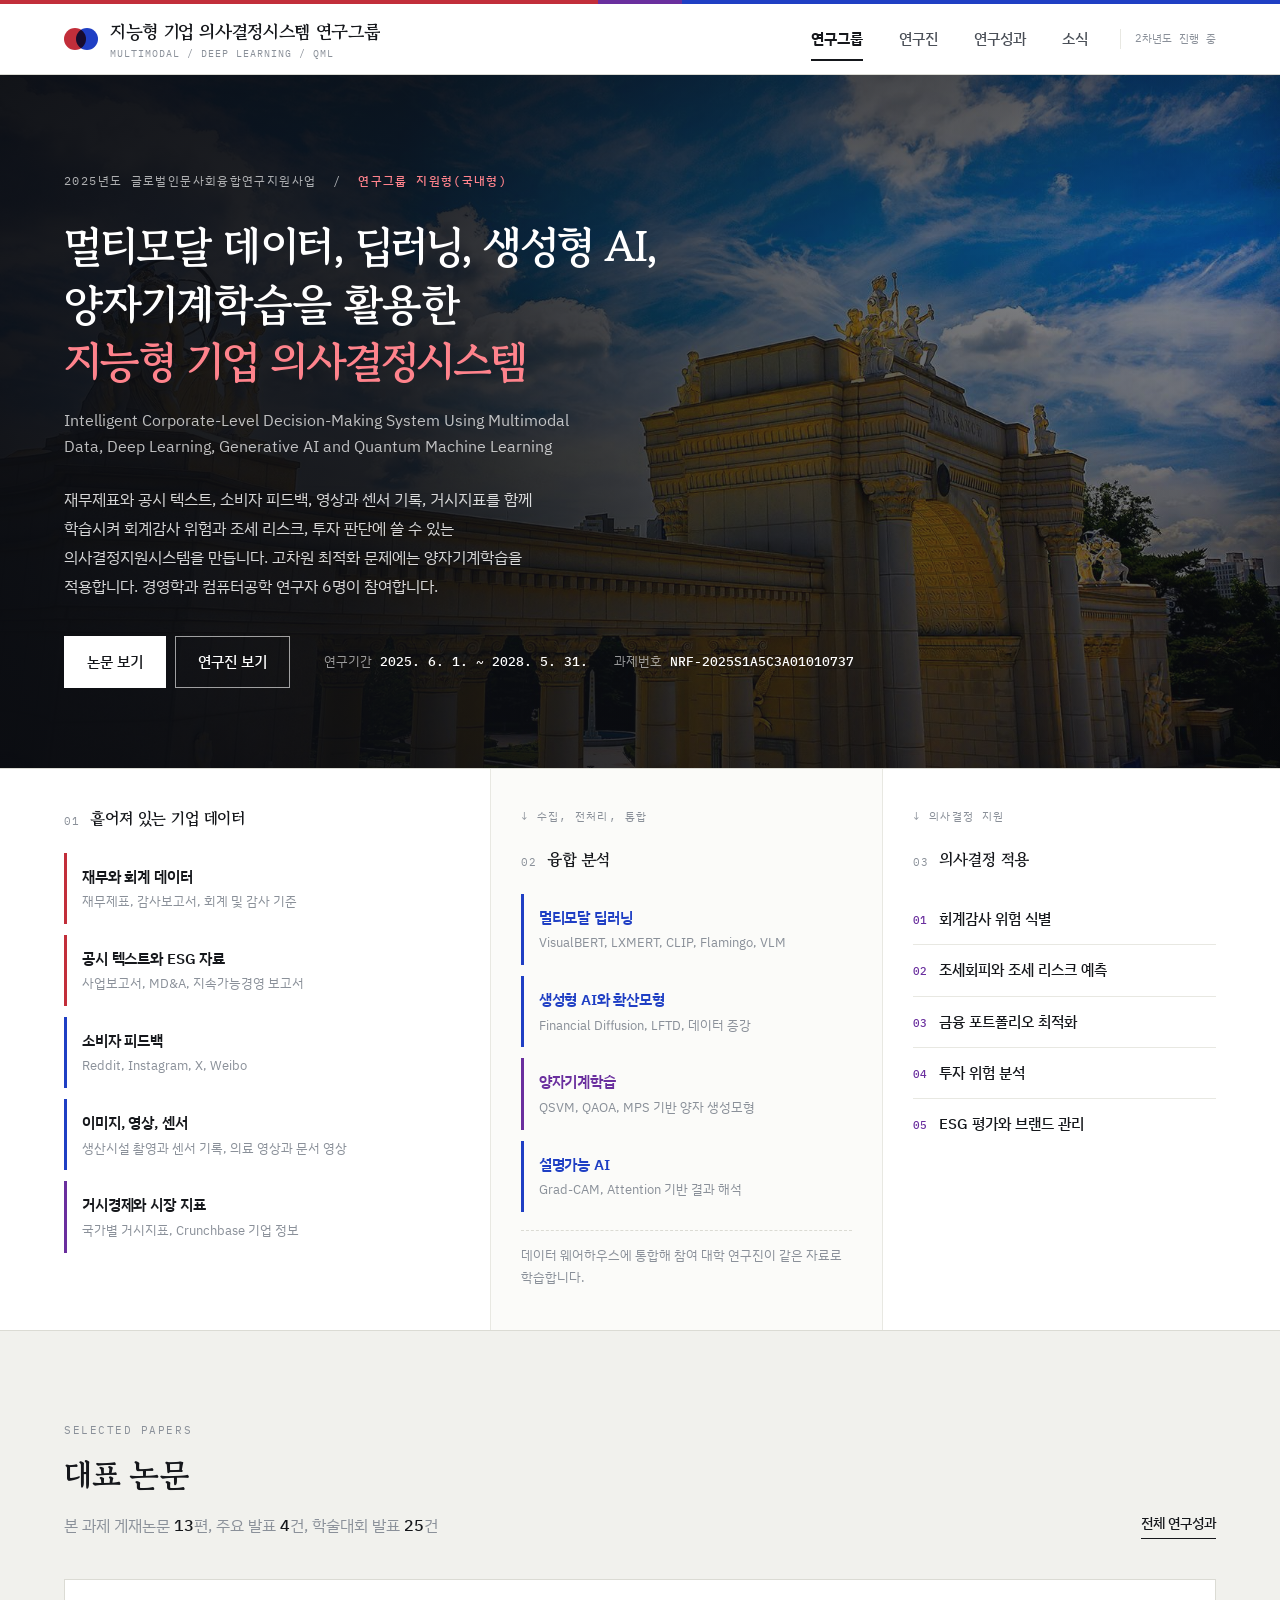
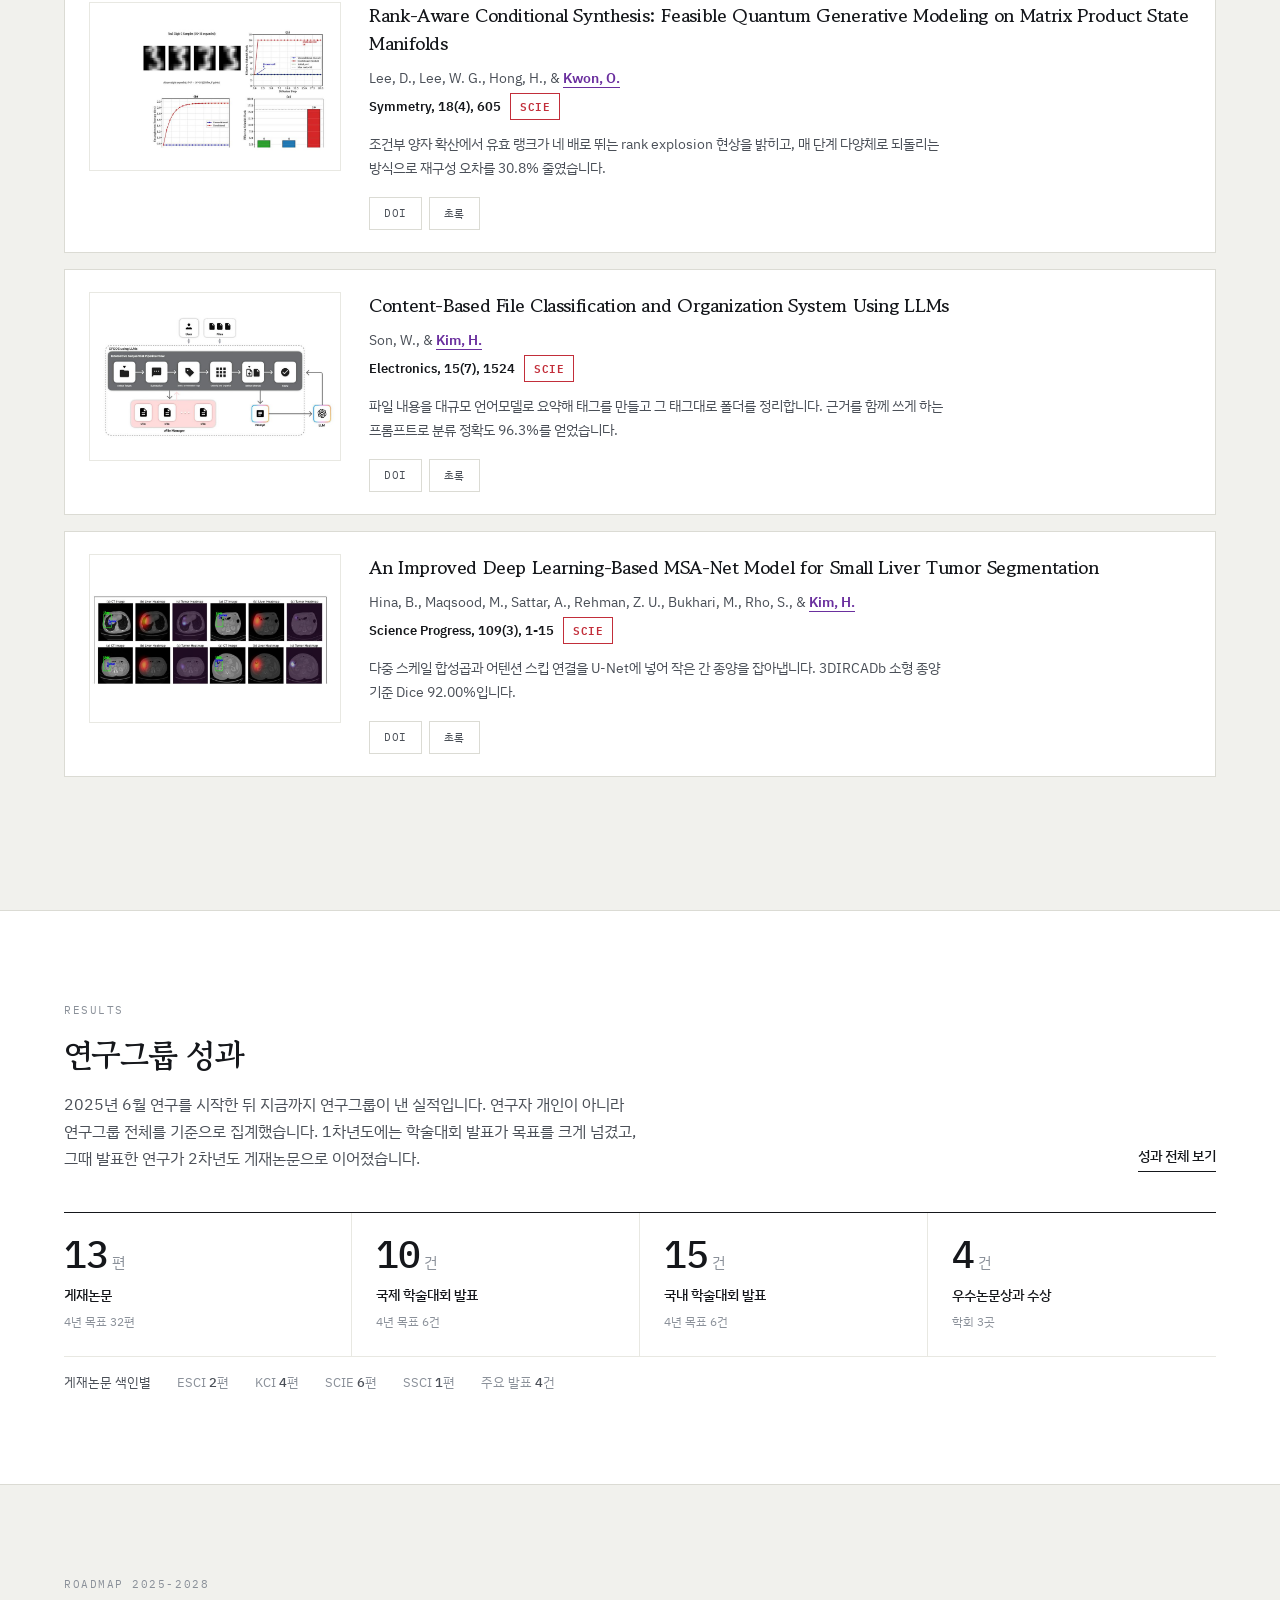
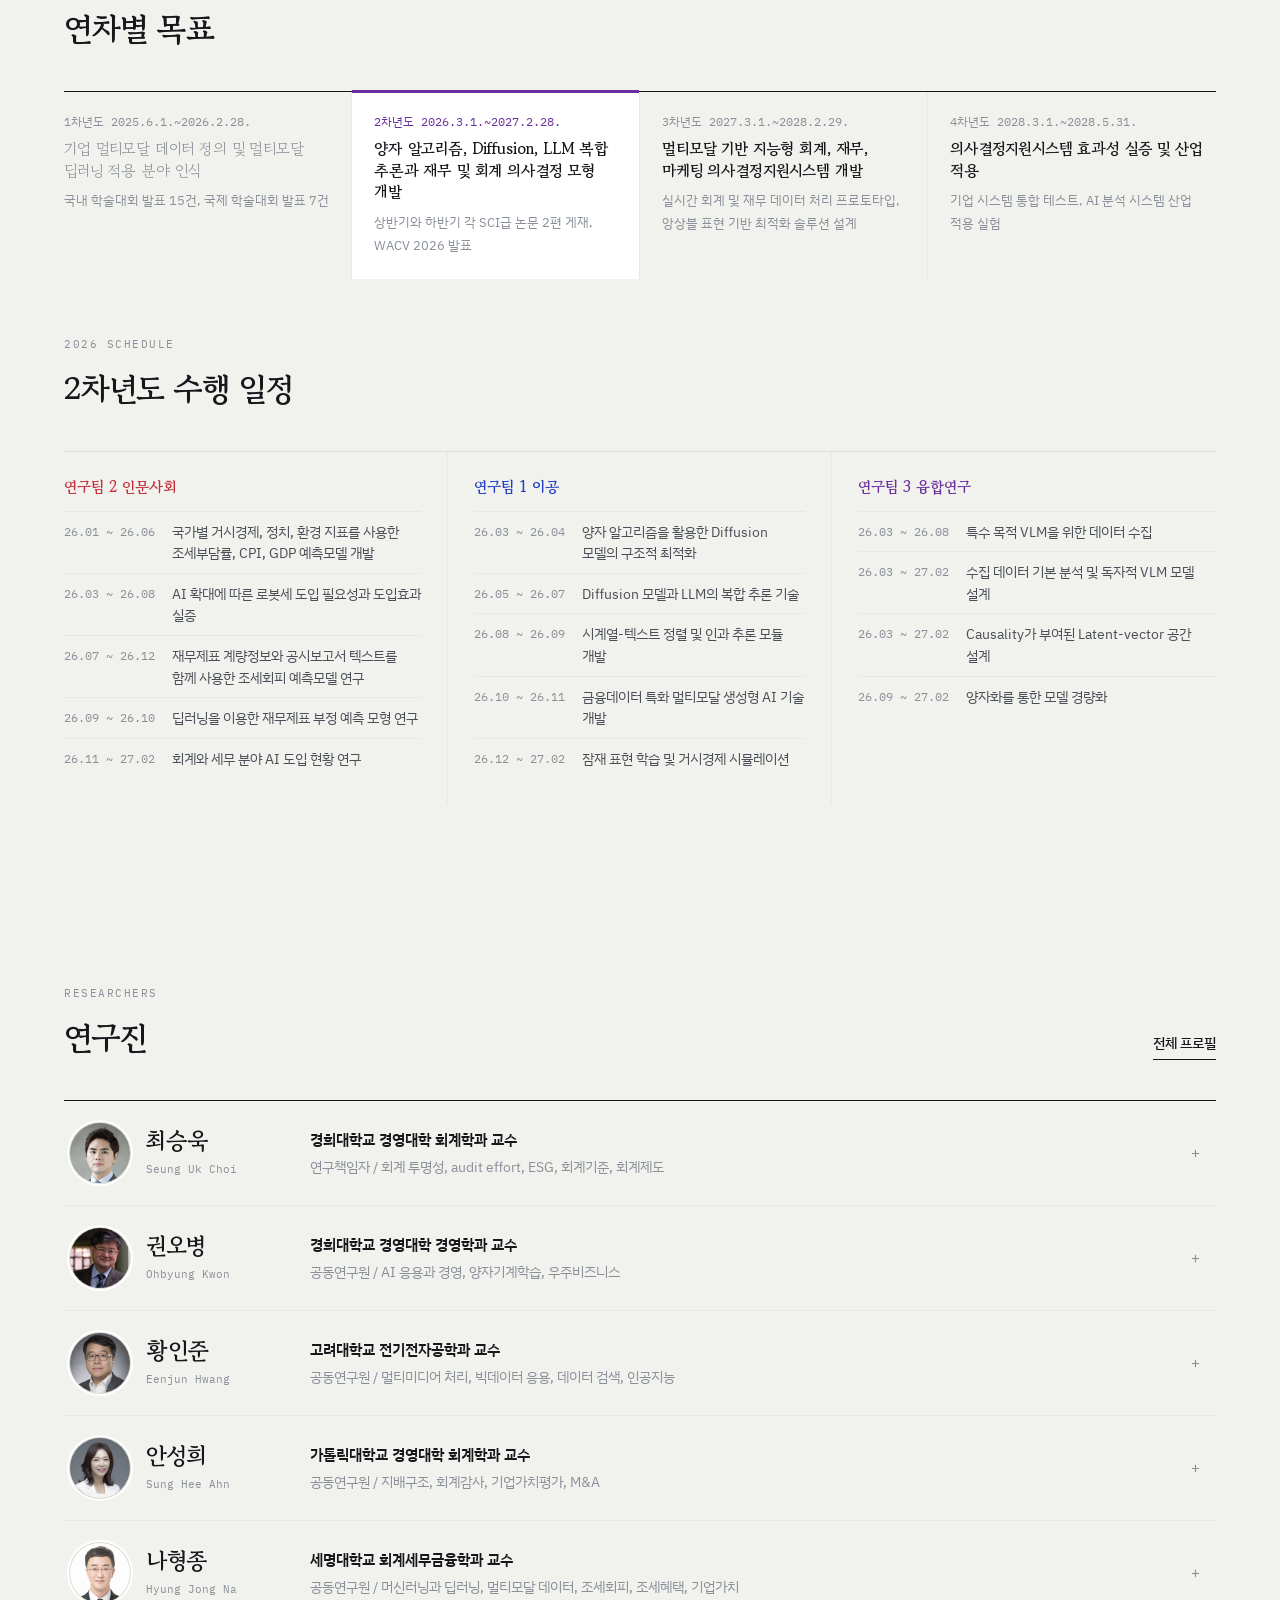
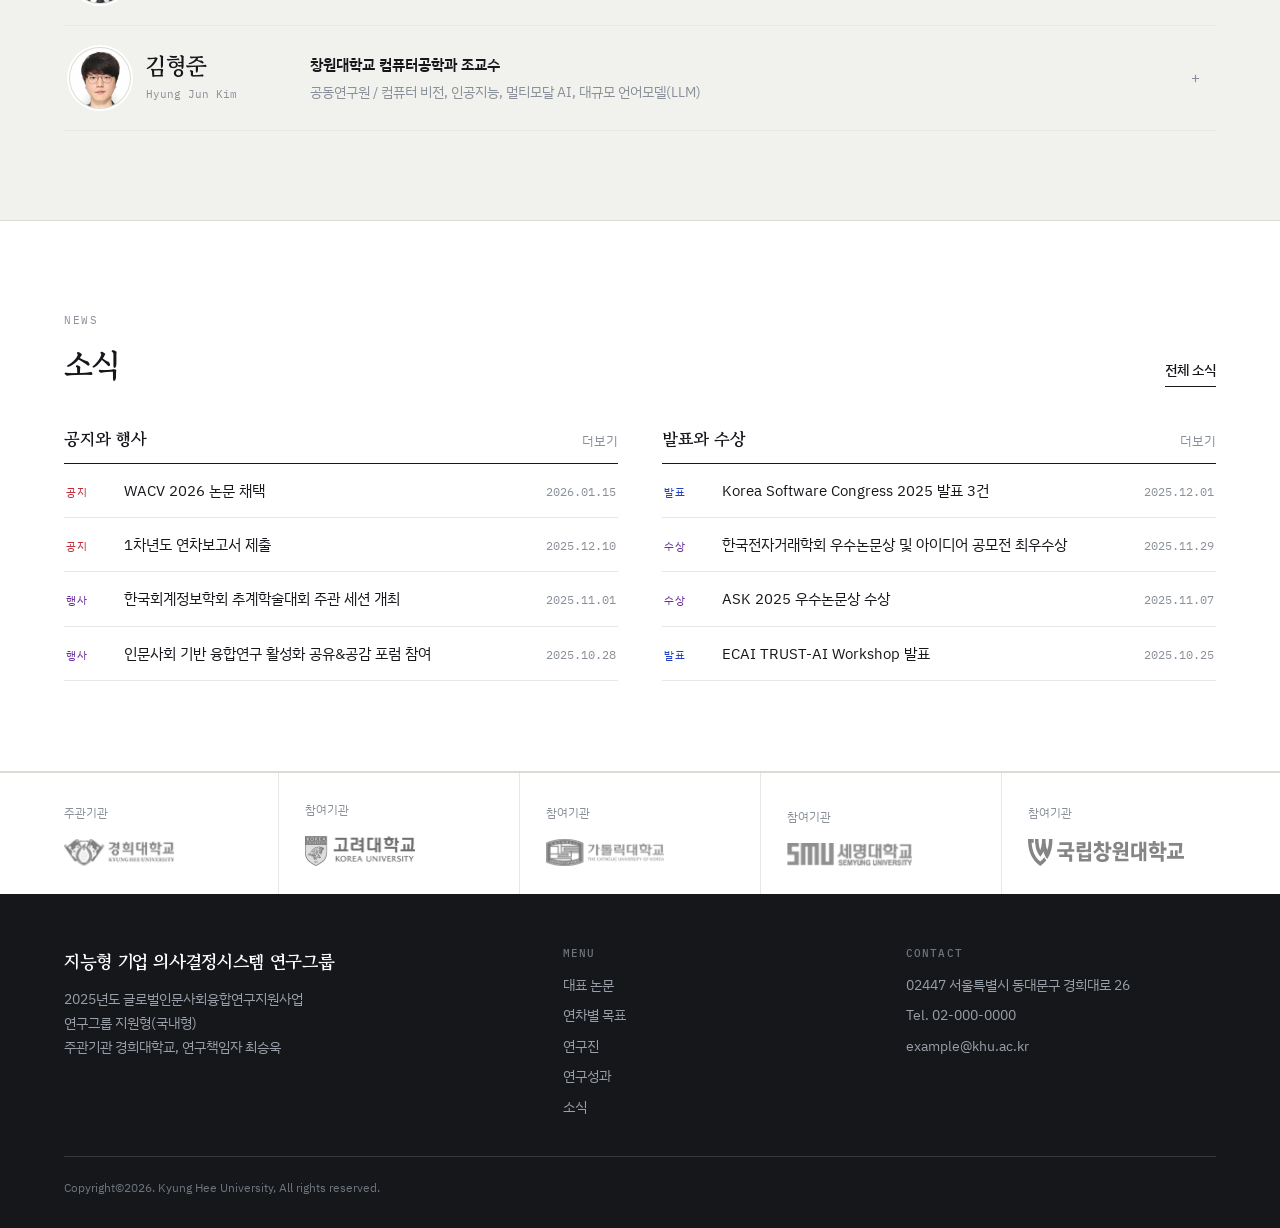
<file: index.html>
<!DOCTYPE html>
<html lang="ko">
<head>
<meta charset="utf-8">
<meta name="viewport" content="width=device-width, initial-scale=1">
<title>지능형 기업 의사결정시스템 연구그룹</title>
<meta name="description" content="재무제표와 공시 텍스트, 소비자 피드백, 영상과 센서 기록을 함께 학습시켜 회계감사 위험, 조세 리스크, 투자 판단을 지원하는 의사결정지원시스템을 개발합니다. 경희대학교 주관, 5개 대학 참여.">
<link rel="preconnect" href="https://fonts.googleapis.com">
<link rel="preconnect" href="https://fonts.gstatic.com" crossorigin>
<link href="https://fonts.googleapis.com/css2?family=Gowun+Batang:wght@400;700&family=IBM+Plex+Mono:wght@400;500&family=IBM+Plex+Sans+KR:wght@300;400;500;600;700&display=swap" rel="stylesheet">
<link rel="preload" as="image" href="assets/img/campus-gate.jpg" imagesrcset="assets/img/campus-gate-960.jpg 900w, assets/img/campus-gate.jpg 1700w" imagesizes="100vw">
<link rel="stylesheet" href="assets/css/style.css">
</head>
<body data-page="home">

<div class="gnb-bar">
  <div class="inkline" aria-hidden="true"><i></i><i></i><i></i></div>
  <div class="wrap gnb-in">
    <a class="logo" href="index.html">
      <span class="mk" aria-hidden="true"><i></i><i></i></span>
      <span>
        <b>지능형 기업 의사결정시스템 연구그룹</b>
        <em>MULTIMODAL / DEEP LEARNING / QML</em>
      </span>
    </a>
    <nav class="gnb" id="gnb" aria-label="주메뉴">
      <a href="index.html">연구그룹</a>
      <a href="members.html">연구진</a>
      <a href="publications.html">연구성과</a>
      <a href="news.html">소식</a>
      <span class="stat" data-stat></span>
    </nav>
    <button class="burger" type="button" aria-label="메뉴 열기" aria-expanded="false" aria-controls="gnb">
      <span></span><span></span><span></span>
    </button>
  </div>
</div>

<main>

  <header class="mast">
    <img class="mast-bg" src="assets/img/campus-gate.jpg"
         srcset="assets/img/campus-gate-960.jpg 900w, assets/img/campus-gate.jpg 1700w"
         sizes="100vw" width="1700" height="1133" alt="" fetchpriority="high" decoding="async">
    <div class="wrap">
      <p class="tagline">2025년도 글로벌인문사회융합연구지원사업 &nbsp;/&nbsp; <b>연구그룹 지원형(국내형)</b></p>
      <h1 data-title-ko></h1>
      <p class="ten" data-title-en></p>
      <p class="say">재무제표와 공시 텍스트, 소비자 피드백, 영상과 센서 기록, 거시지표를 함께 학습시켜 회계감사 위험과 조세 리스크, 투자 판단에 쓸 수 있는 의사결정지원시스템을 만듭니다. 고차원 최적화 문제에는 양자기계학습을 적용합니다. 경영학과 컴퓨터공학 연구자 6명이 참여합니다.</p>
      <div class="mast-foot">
        <div class="cta">
          <a class="btn solid" href="publications.html">논문 보기</a>
          <a class="btn" href="members.html">연구진 보기</a>
        </div>
        <div class="facts m" data-facts></div>
      </div>
    </div>
  </header>

  <section class="flow" aria-label="연구 파이프라인">
    <div class="wrap"><div class="flow-in">
      <div class="fcol">
        <div class="fcap"><span class="n">01</span><h2>흩어져 있는 기업 데이터</h2></div>
        <ul data-flow-in></ul>
      </div>
      <div class="fcol fmid">
        <span class="arrowcue">&darr; 수집, 전처리, 통합</span>
        <div class="fcap"><span class="n">02</span><h2>융합 분석</h2></div>
        <ul data-flow-mid></ul>
        <p class="fnote">데이터 웨어하우스에 통합해 참여 대학 연구진이 같은 자료로 학습합니다.</p>
      </div>
      <div class="fcol">
        <span class="arrowcue">&darr; 의사결정 지원</span>
        <div class="fcap"><span class="n">03</span><h2>의사결정 적용</h2></div>
        <ol class="outs" data-flow-out></ol>
      </div>
    </div></div>
  </section>

  <section class="sec" id="papers">
    <div class="wrap">
      <div class="shead rise">
        <div>
          <span class="eye">SELECTED PAPERS</span>
          <h2>대표 논문</h2>
          <p class="count" data-total></p>
        </div>
        <a class="gomore" href="publications.html">전체 연구성과</a>
      </div>
      <div class="pcards" data-featured></div>
      <div class="rise introtext" data-intro></div>
    </div>
  </section>

  <section class="sec white" id="record">
    <div class="wrap">
      <div class="shead rise">
        <div>
          <span class="eye">RESULTS</span>
          <h2>연구그룹 성과</h2>
          <p>2025년 6월 연구를 시작한 뒤 지금까지 연구그룹이 낸 실적입니다. 연구자 개인이 아니라 연구그룹 전체를 기준으로 집계했습니다. 1차년도에는 학술대회 발표가 목표를 크게 넘겼고, 그때 발표한 연구가 2차년도 게재논문으로 이어졌습니다.</p>
        </div>
        <a class="gomore" href="publications.html">성과 전체 보기</a>
      </div>
      <div class="achs" data-ach></div>
      <div class="achnote" data-achnote></div>
    </div>
  </section>

  <section class="sec" id="plan">
    <div class="wrap">
      <div class="shead rise">
        <div>
          <span class="eye">ROADMAP 2025-2028</span>
          <h2>연차별 목표</h2>
        </div>
      </div>
      <div class="years" data-years></div>

      <div class="shead rise gap-t">
        <div>
          <span class="eye">2026 SCHEDULE</span>
          <h2>2차년도 수행 일정</h2>
        </div>
      </div>
      <div class="sched" data-schedule></div>
    </div>
  </section>

  <section class="sec" id="people">
    <div class="wrap">
      <div class="shead rise">
        <div>
          <span class="eye">RESEARCHERS</span>
          <h2>연구진</h2>
        </div>
        <a class="gomore" href="members.html">전체 프로필</a>
      </div>
      <div class="roster" data-roster></div>
    </div>
  </section>

  <section class="sec white" id="news">
    <div class="wrap">
      <div class="shead rise">
        <div>
          <span class="eye">NEWS</span>
          <h2>소식</h2>
        </div>
        <a class="gomore" href="news.html">전체 소식</a>
      </div>
      <div class="boards">
        <div class="board">
          <h3>공지와 행사 <a href="news.html">더보기</a></h3>
          <div data-board1></div>
        </div>
        <div class="board">
          <h3>발표와 수상 <a href="news.html">더보기</a></h3>
          <div data-board2></div>
        </div>
      </div>
    </div>
  </section>

  <section class="sec white flush orgband" id="orgs">
    <div class="wrap"><div class="orgs" data-orgs></div></div>
  </section>

</main>

<footer class="foot">
  <div class="wrap">
    <div class="g">
      <div>
        <b class="nm">지능형 기업 의사결정시스템 연구그룹</b>
        <p>2025년도 글로벌인문사회융합연구지원사업<br>연구그룹 지원형(국내형)<br>주관기관 경희대학교, 연구책임자 최승욱</p>
      </div>
      <div>
        <h4>MENU</h4>
        <ul>
          <li><a href="index.html#papers">대표 논문</a></li>
          <li><a href="index.html#plan">연차별 목표</a></li>
          <li><a href="members.html">연구진</a></li>
          <li><a href="publications.html">연구성과</a></li>
          <li><a href="news.html">소식</a></li>
        </ul>
      </div>
      <div>
        <h4>CONTACT</h4>
        <ul>
          <li>02447 서울특별시 동대문구 경희대로 26</li>
          <li>Tel. 02-000-0000</li>
          <li><a href="mailto:example@khu.ac.kr">example@khu.ac.kr</a></li>
        </ul>
      </div>
    </div>
    <div class="bot">
      <span>Copyright&copy;<span data-y></span>. Kyung Hee University, All rights reserved.</span>
    </div>
  </div>
</footer>

<div class="modal" data-modal role="dialog" aria-modal="true" aria-label="소식 상세">
  <div class="mback"></div>
  <div class="mbox">
    <button class="mclose" type="button" aria-label="닫기">&times;</button>
    <div data-mbody></div>
  </div>
</div>

<script src="assets/js/data.js"></script>
<script src="assets/js/main.js"></script>
</body>
</html>
</file>
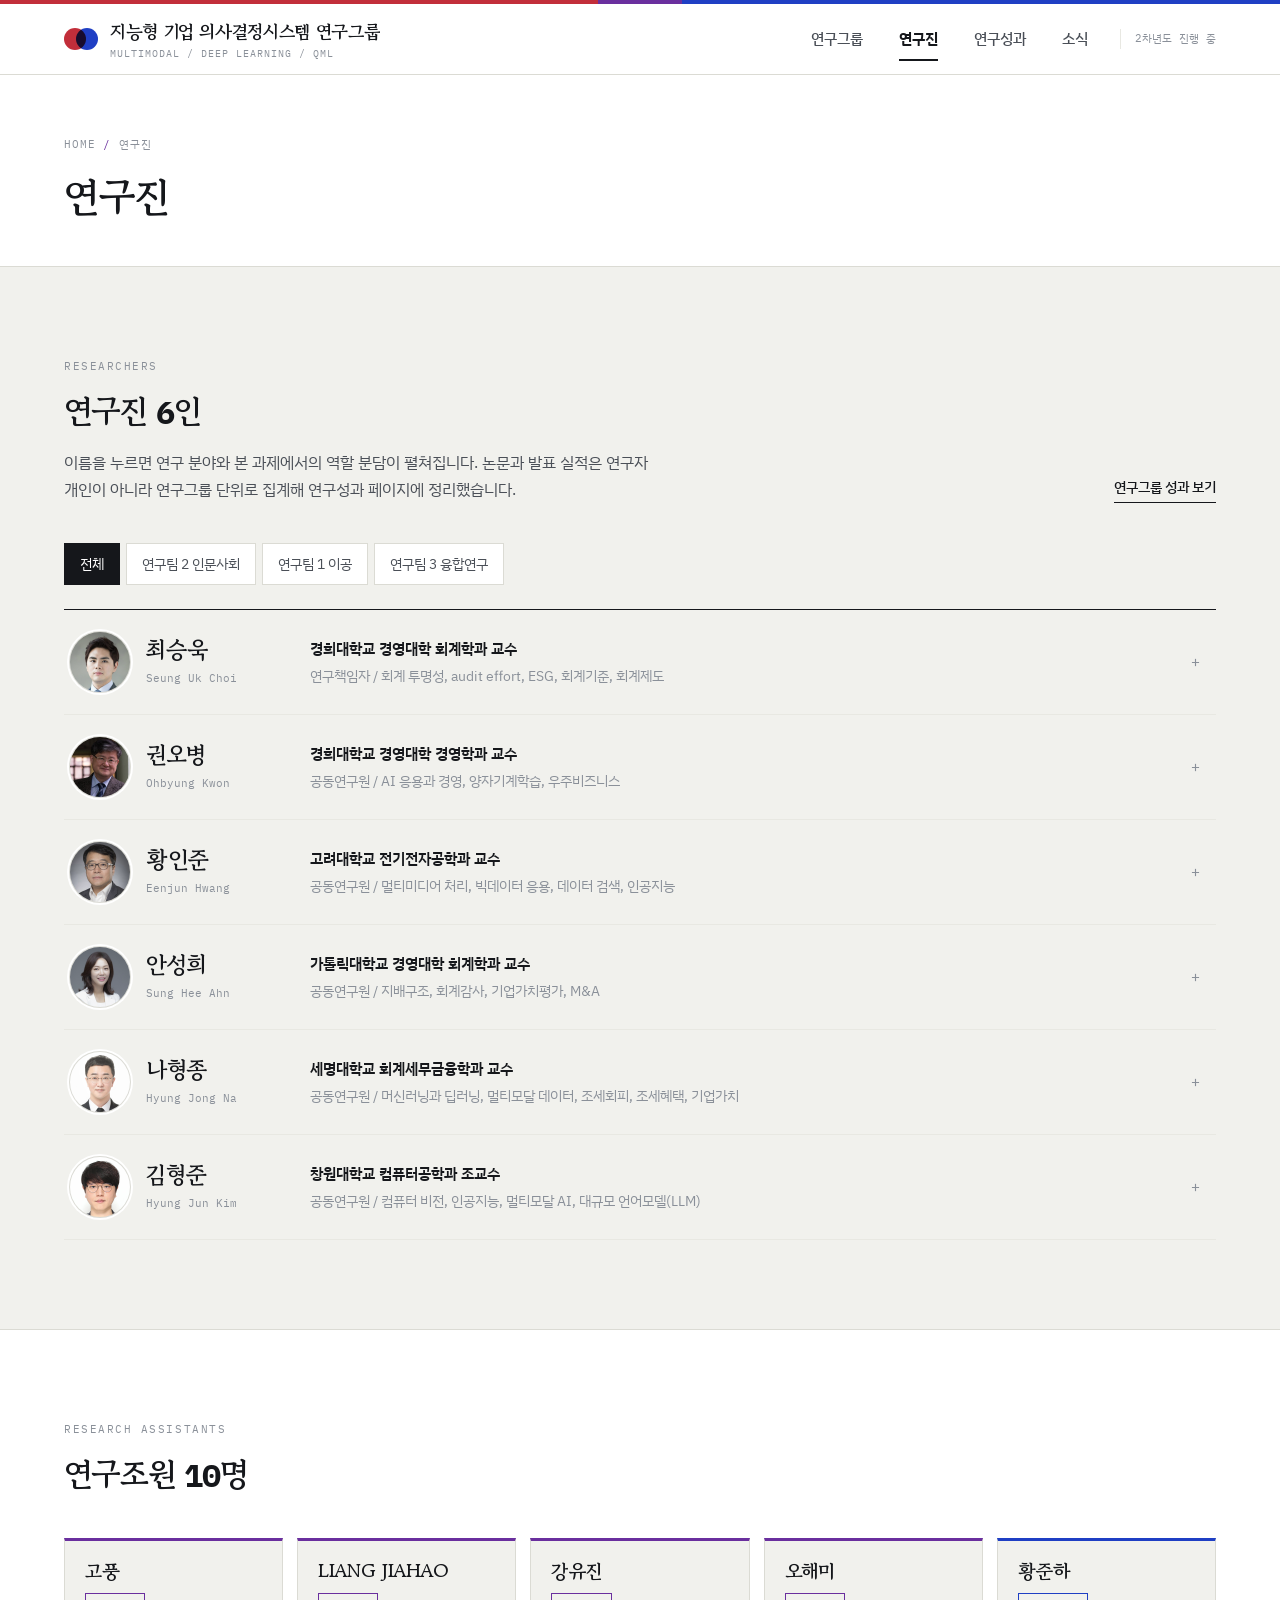
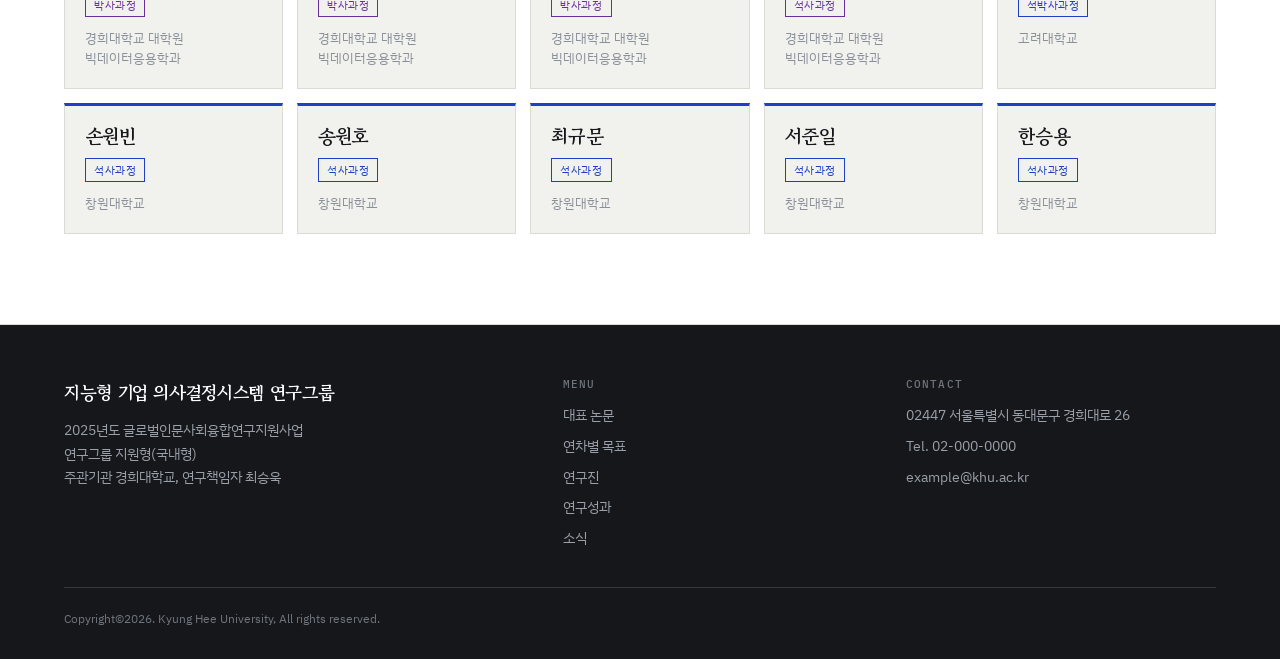
<file: members.html>
<!DOCTYPE html>
<html lang="ko">
<head>
<meta charset="utf-8">
<meta name="viewport" content="width=device-width, initial-scale=1">
<title>연구진 | 지능형 기업 의사결정시스템 연구그룹</title>
<meta name="description" content="연구책임자 최승욱을 포함한 6인 연구진의 소속, 연구 분야, 역할 분담.">
<link rel="preconnect" href="https://fonts.googleapis.com">
<link rel="preconnect" href="https://fonts.gstatic.com" crossorigin>
<link href="https://fonts.googleapis.com/css2?family=Gowun+Batang:wght@400;700&family=IBM+Plex+Mono:wght@400;500&family=IBM+Plex+Sans+KR:wght@300;400;500;600;700&display=swap" rel="stylesheet">
<link rel="stylesheet" href="assets/css/style.css">
</head>

<body data-page="members">

<div class="gnb-bar">
  <div class="inkline" aria-hidden="true"><i></i><i></i><i></i></div>
  <div class="wrap gnb-in">
    <a class="logo" href="index.html">
      <span class="mk" aria-hidden="true"><i></i><i></i></span>
      <span>
        <b>지능형 기업 의사결정시스템 연구그룹</b>
        <em>MULTIMODAL / DEEP LEARNING / QML</em>
      </span>
    </a>
    <nav class="gnb" id="gnb" aria-label="주메뉴">
      <a href="index.html">연구그룹</a>
      <a href="members.html">연구진</a>
      <a href="publications.html">연구성과</a>
      <a href="news.html">소식</a>
      <span class="stat" data-stat></span>
    </nav>
    <button class="burger" type="button" aria-label="메뉴 열기" aria-expanded="false" aria-controls="gnb">
      <span></span><span></span><span></span>
    </button>
  </div>
</div>

<main>

  <div class="phead-band">
    <div class="wrap">
      <p class="crumb">HOME <b>/</b> 연구진</p>
      <h1>연구진</h1>
    </div>
  </div>

  <section class="sec">
    <div class="wrap">
      <div class="shead rise">
        <div>
          <span class="eye">RESEARCHERS</span>
          <h2>연구진 <span class="m" data-mcount>6</span>인</h2>
          <p>이름을 누르면 연구 분야와 본 과제에서의 역할 분담이 펼쳐집니다. 논문과 발표 실적은 연구자 개인이 아니라 연구그룹 단위로 집계해 연구성과 페이지에 정리했습니다.</p>
        </div>
        <a class="gomore" href="publications.html">연구그룹 성과 보기</a>
      </div>
      <div class="chips gap-b" data-mfilter></div>
      <div class="roster" data-members></div>
    </div>
  </section>

  <section class="sec white" id="assistants">
    <div class="wrap">
      <div class="shead rise">
        <div>
          <span class="eye">RESEARCH ASSISTANTS</span>
          <h2>연구조원 <span class="m" data-acount>10</span>명</h2>
        </div>
      </div>
      <div class="assts" data-assistants></div>
    </div>
  </section>

</main>

<footer class="foot">
  <div class="wrap">
    <div class="g">
      <div>
        <b class="nm">지능형 기업 의사결정시스템 연구그룹</b>
        <p>2025년도 글로벌인문사회융합연구지원사업<br>연구그룹 지원형(국내형)<br>주관기관 경희대학교, 연구책임자 최승욱</p>
      </div>
      <div>
        <h4>MENU</h4>
        <ul>
          <li><a href="index.html#papers">대표 논문</a></li>
          <li><a href="index.html#plan">연차별 목표</a></li>
          <li><a href="members.html">연구진</a></li>
          <li><a href="publications.html">연구성과</a></li>
          <li><a href="news.html">소식</a></li>
        </ul>
      </div>
      <div>
        <h4>CONTACT</h4>
        <ul>
          <li>02447 서울특별시 동대문구 경희대로 26</li>
          <li>Tel. 02-000-0000</li>
          <li><a href="mailto:example@khu.ac.kr">example@khu.ac.kr</a></li>
        </ul>
      </div>
    </div>
    <div class="bot">
      <span>Copyright&copy;<span data-y></span>. Kyung Hee University, All rights reserved.</span>
    </div>
  </div>
</footer>

<div class="modal" data-modal role="dialog" aria-modal="true" aria-label="소식 상세">
  <div class="mback"></div>
  <div class="mbox">
    <button class="mclose" type="button" aria-label="닫기">&times;</button>
    <div data-mbody></div>
  </div>
</div>

<script src="assets/js/data.js"></script>
<script src="assets/js/main.js"></script>
</body>
</html>
</file>
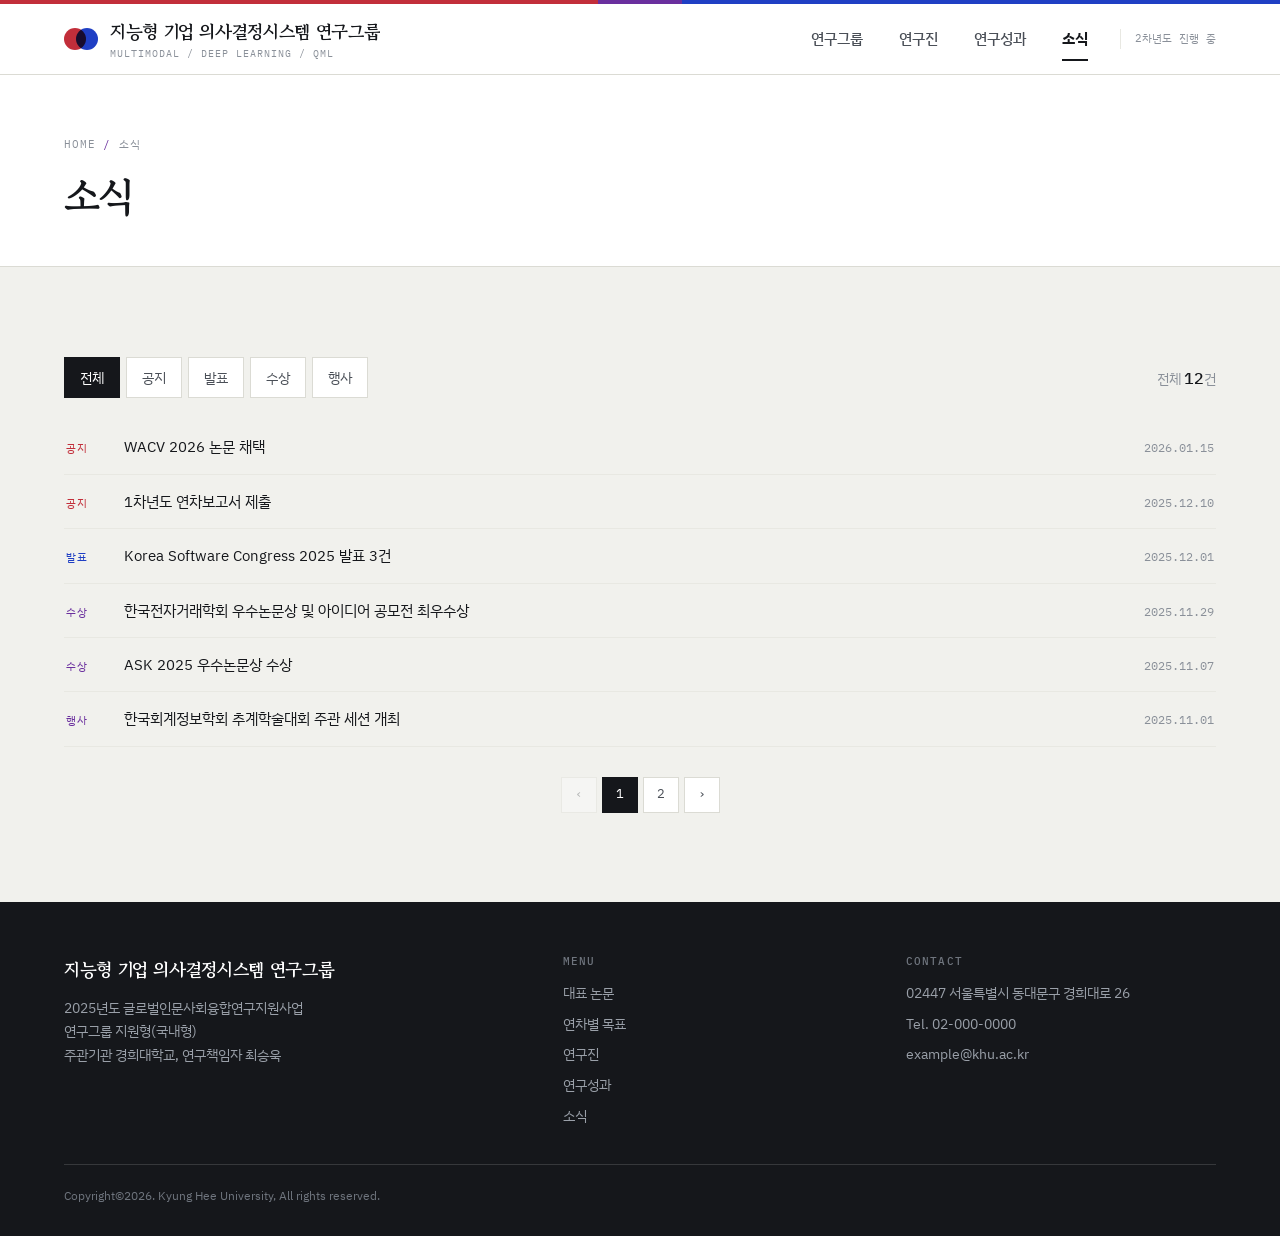
<file: news.html>
<!DOCTYPE html>
<html lang="ko">
<head>
<meta charset="utf-8">
<meta name="viewport" content="width=device-width, initial-scale=1">
<title>소식 | 지능형 기업 의사결정시스템 연구그룹</title>
<meta name="description" content="연구그룹 공지, 발표, 수상, 행사 소식.">
<link rel="preconnect" href="https://fonts.googleapis.com">
<link rel="preconnect" href="https://fonts.gstatic.com" crossorigin>
<link href="https://fonts.googleapis.com/css2?family=Gowun+Batang:wght@400;700&family=IBM+Plex+Mono:wght@400;500&family=IBM+Plex+Sans+KR:wght@300;400;500;600;700&display=swap" rel="stylesheet">
<link rel="stylesheet" href="assets/css/style.css">
</head>

<body data-page="news">

<div class="gnb-bar">
  <div class="inkline" aria-hidden="true"><i></i><i></i><i></i></div>
  <div class="wrap gnb-in">
    <a class="logo" href="index.html">
      <span class="mk" aria-hidden="true"><i></i><i></i></span>
      <span>
        <b>지능형 기업 의사결정시스템 연구그룹</b>
        <em>MULTIMODAL / DEEP LEARNING / QML</em>
      </span>
    </a>
    <nav class="gnb" id="gnb" aria-label="주메뉴">
      <a href="index.html">연구그룹</a>
      <a href="members.html">연구진</a>
      <a href="publications.html">연구성과</a>
      <a href="news.html">소식</a>
      <span class="stat" data-stat></span>
    </nav>
    <button class="burger" type="button" aria-label="메뉴 열기" aria-expanded="false" aria-controls="gnb">
      <span></span><span></span><span></span>
    </button>
  </div>
</div>

<main>

  <div class="phead-band">
    <div class="wrap">
      <p class="crumb">HOME <b>/</b> 소식</p>
      <h1>소식</h1>
    </div>
  </div>

  <section class="sec">
    <div class="wrap">
      <div class="tools">
        <div class="chips" data-nfilter></div>
        <p class="count" data-ncount></p>
      </div>
      <div class="board">
        <div data-news></div>
      </div>
      <div class="pager" data-pager></div>
    </div>
  </section>

</main>

<footer class="foot">
  <div class="wrap">
    <div class="g">
      <div>
        <b class="nm">지능형 기업 의사결정시스템 연구그룹</b>
        <p>2025년도 글로벌인문사회융합연구지원사업<br>연구그룹 지원형(국내형)<br>주관기관 경희대학교, 연구책임자 최승욱</p>
      </div>
      <div>
        <h4>MENU</h4>
        <ul>
          <li><a href="index.html#papers">대표 논문</a></li>
          <li><a href="index.html#plan">연차별 목표</a></li>
          <li><a href="members.html">연구진</a></li>
          <li><a href="publications.html">연구성과</a></li>
          <li><a href="news.html">소식</a></li>
        </ul>
      </div>
      <div>
        <h4>CONTACT</h4>
        <ul>
          <li>02447 서울특별시 동대문구 경희대로 26</li>
          <li>Tel. 02-000-0000</li>
          <li><a href="mailto:example@khu.ac.kr">example@khu.ac.kr</a></li>
        </ul>
      </div>
    </div>
    <div class="bot">
      <span>Copyright&copy;<span data-y></span>. Kyung Hee University, All rights reserved.</span>
    </div>
  </div>
</footer>

<div class="modal" data-modal role="dialog" aria-modal="true" aria-label="소식 상세">
  <div class="mback"></div>
  <div class="mbox">
    <button class="mclose" type="button" aria-label="닫기">&times;</button>
    <div data-mbody></div>
  </div>
</div>

<script src="assets/js/data.js"></script>
<script src="assets/js/main.js"></script>
</body>
</html>
</file>
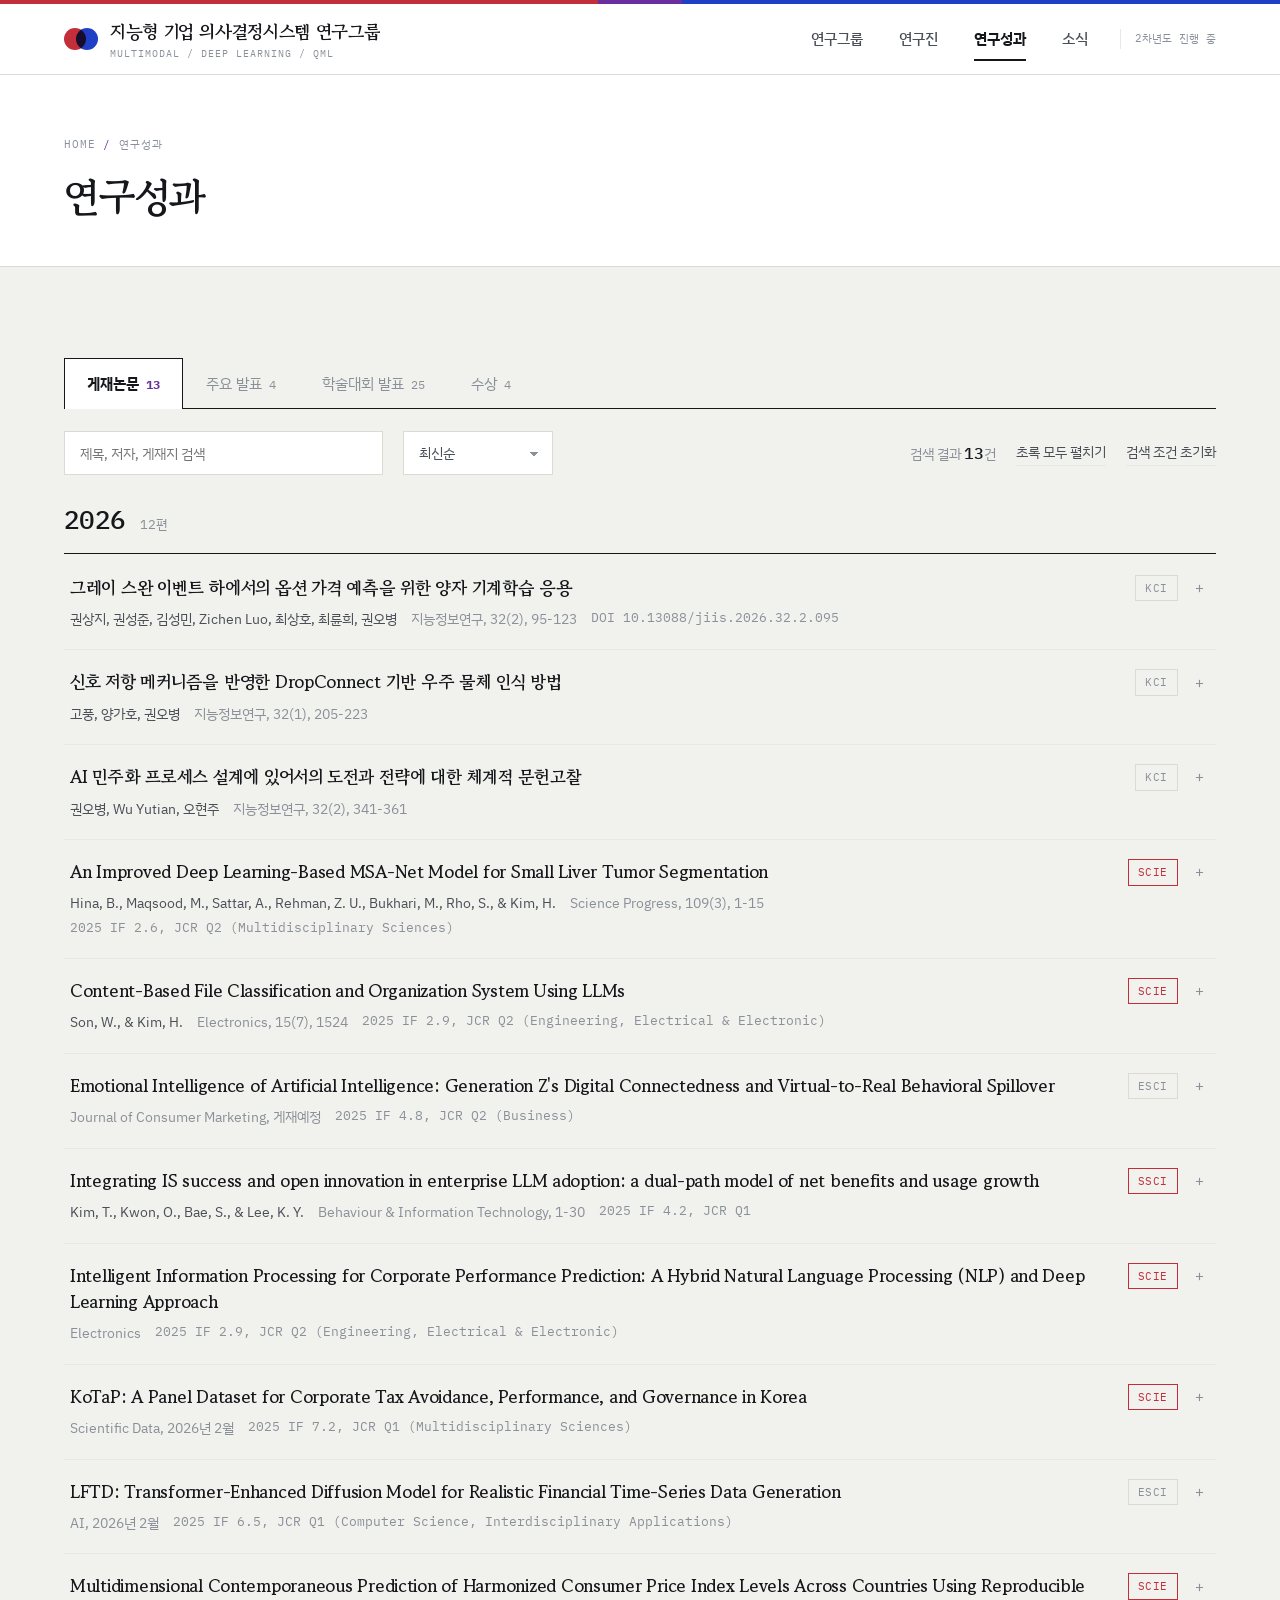
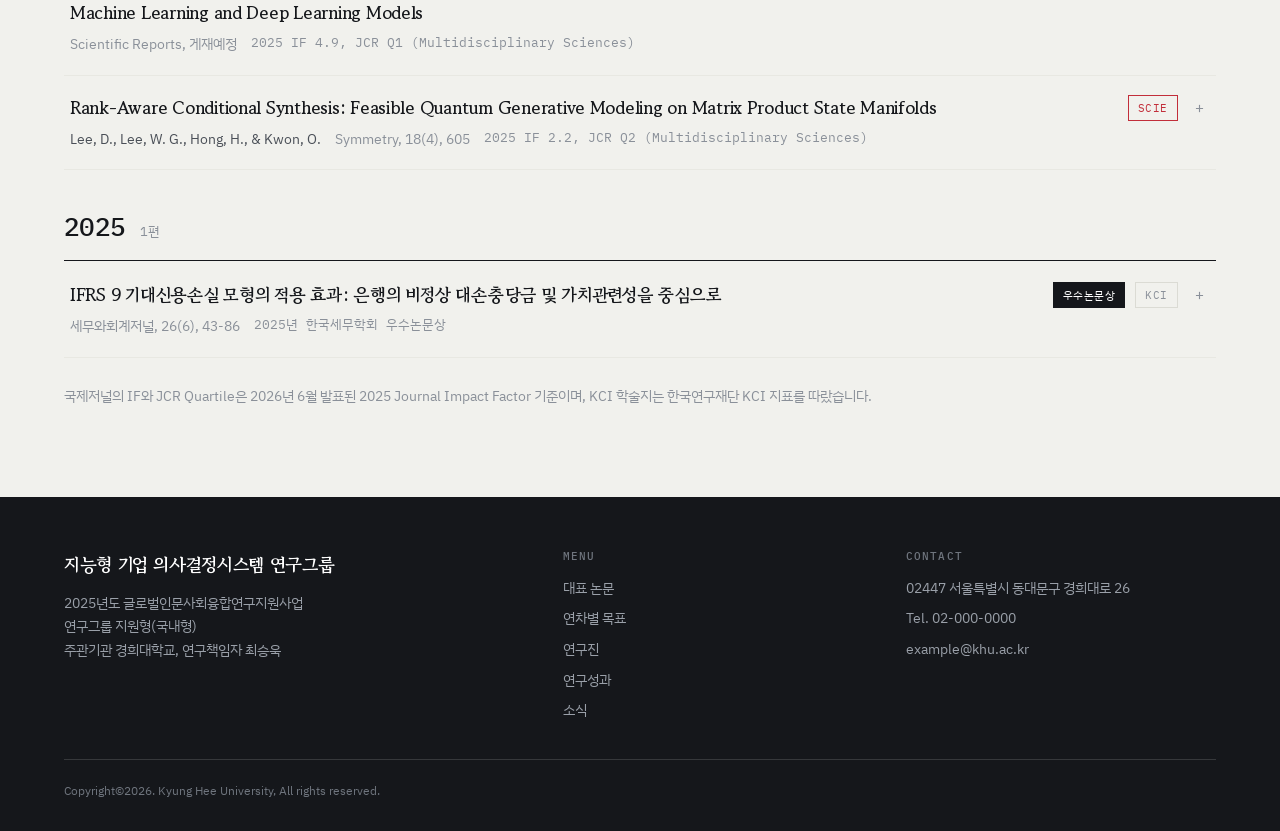
<file: publications.html>
<!DOCTYPE html>
<html lang="ko">
<head>
<meta charset="utf-8">
<meta name="viewport" content="width=device-width, initial-scale=1">
<title>연구성과 | 지능형 기업 의사결정시스템 연구그룹</title>
<meta name="description" content="본 과제 게재논문, 주요 발표, 학술대회 발표, 수상 실적. 제목을 누르면 초록을 볼 수 있습니다.">
<link rel="preconnect" href="https://fonts.googleapis.com">
<link rel="preconnect" href="https://fonts.gstatic.com" crossorigin>
<link href="https://fonts.googleapis.com/css2?family=Gowun+Batang:wght@400;700&family=IBM+Plex+Mono:wght@400;500&family=IBM+Plex+Sans+KR:wght@300;400;500;600;700&display=swap" rel="stylesheet">
<link rel="stylesheet" href="assets/css/style.css">
</head>

<body data-page="pubs">

<div class="gnb-bar">
  <div class="inkline" aria-hidden="true"><i></i><i></i><i></i></div>
  <div class="wrap gnb-in">
    <a class="logo" href="index.html">
      <span class="mk" aria-hidden="true"><i></i><i></i></span>
      <span>
        <b>지능형 기업 의사결정시스템 연구그룹</b>
        <em>MULTIMODAL / DEEP LEARNING / QML</em>
      </span>
    </a>
    <nav class="gnb" id="gnb" aria-label="주메뉴">
      <a href="index.html">연구그룹</a>
      <a href="members.html">연구진</a>
      <a href="publications.html">연구성과</a>
      <a href="news.html">소식</a>
      <span class="stat" data-stat></span>
    </nav>
    <button class="burger" type="button" aria-label="메뉴 열기" aria-expanded="false" aria-controls="gnb">
      <span></span><span></span><span></span>
    </button>
  </div>
</div>

<main>

  <div class="phead-band">
    <div class="wrap">
      <p class="crumb">HOME <b>/</b> 연구성과</p>
      <h1>연구성과</h1>
    </div>
  </div>

  <section class="sec">
    <div class="wrap">
      <div class="tabs" data-tabs></div>

      <div class="tools">
        <div class="grp">
          <label class="sr-only" for="q">검색</label>
          <input class="inp" id="q" type="search" placeholder="제목, 저자, 게재지 검색" data-q>
          <label class="sr-only" for="sort">정렬</label>
          <select class="sel" id="sort" data-sort>
            <option value="new">최신순</option>
            <option value="old">오래된순</option>
            <option value="title">제목순</option>
          </select>
        </div>
        <div class="grp">
          <p class="count" data-count></p>
          <button class="linkbtn" type="button" data-expand data-open="0">초록 모두 펼치기</button>
          <button class="linkbtn" type="button" data-reset>검색 조건 초기화</button>
        </div>
      </div>

      <div data-pubs></div>
      <p class="count foot-note">국제저널의 IF와 JCR Quartile은 2026년 6월 발표된 2025 Journal Impact Factor 기준이며, KCI 학술지는 한국연구재단 KCI 지표를 따랐습니다.</p>
    </div>
  </section>

</main>

<footer class="foot">
  <div class="wrap">
    <div class="g">
      <div>
        <b class="nm">지능형 기업 의사결정시스템 연구그룹</b>
        <p>2025년도 글로벌인문사회융합연구지원사업<br>연구그룹 지원형(국내형)<br>주관기관 경희대학교, 연구책임자 최승욱</p>
      </div>
      <div>
        <h4>MENU</h4>
        <ul>
          <li><a href="index.html#papers">대표 논문</a></li>
          <li><a href="index.html#plan">연차별 목표</a></li>
          <li><a href="members.html">연구진</a></li>
          <li><a href="publications.html">연구성과</a></li>
          <li><a href="news.html">소식</a></li>
        </ul>
      </div>
      <div>
        <h4>CONTACT</h4>
        <ul>
          <li>02447 서울특별시 동대문구 경희대로 26</li>
          <li>Tel. 02-000-0000</li>
          <li><a href="mailto:example@khu.ac.kr">example@khu.ac.kr</a></li>
        </ul>
      </div>
    </div>
    <div class="bot">
      <span>Copyright&copy;<span data-y></span>. Kyung Hee University, All rights reserved.</span>
    </div>
  </div>
</footer>

<div class="modal" data-modal role="dialog" aria-modal="true" aria-label="소식 상세">
  <div class="mback"></div>
  <div class="mbox">
    <button class="mclose" type="button" aria-label="닫기">&times;</button>
    <div data-mbody></div>
  </div>
</div>

<script src="assets/js/data.js"></script>
<script src="assets/js/main.js"></script>
</body>
</html>
</file>
<file: assets/css/style.css>
@charset "utf-8";
/* =========================================================
   지능형 기업 의사결정시스템 연구그룹
   인문사회(붉은색)와 이공(파란색), 그 겹침인 융합(보라색)을 축으로 한 화면
   ========================================================= */

/* ---------- 토큰 ---------- */
:root{
  --paper:#f1f1ed;
  --card:#ffffff;
  --ink:#15171b;
  --ink-2:#4a4f57;
  --ink-3:#8a9099;
  --line:#dbdbd4;
  --line-2:#e8e8e2;

  --hs:#c22e3a;   /* 인문사회: 회계와 경영 */
  --sci:#1f3fc4;  /* 이공: 인공지능과 양자 */
  --mix:#6a2f9e;  /* 두 색이 겹치는 자리: 융합 */

  --ff-d:"Gowun Batang","Apple SD Gothic Neo",serif;
  --ff-b:"IBM Plex Sans KR","Malgun Gothic",sans-serif;
  --ff-m:"IBM Plex Mono","IBM Plex Sans KR",monospace;

  --w:1240px;
  --gut:clamp(20px,4.5vw,44px);
}

/* ---------- 베이스 ---------- */
*,*::before,*::after{box-sizing:border-box}
html{-webkit-text-size-adjust:100%;scroll-behavior:smooth}
body{margin:0;background:var(--paper);color:var(--ink-2);font-family:var(--ff-b);font-size:16px;line-height:1.75;word-break:keep-all;overflow-wrap:break-word;-webkit-font-smoothing:antialiased}
h1,h2,h3,h4{margin:0;color:var(--ink);font-family:var(--ff-d);font-weight:700;line-height:1.4}
p{margin:0 0 1em}
p:last-child{margin-bottom:0}
a{color:inherit;text-decoration:none}
ul,ol{margin:0;padding:0;list-style:none}
img{max-width:100%;display:block}
button,input,select{font:inherit;color:inherit}
button{cursor:pointer;background:none;border:0;padding:0}
:focus-visible{outline:2px solid var(--sci);outline-offset:3px}
.sr-only{position:absolute;width:1px;height:1px;margin:-1px;overflow:hidden;clip:rect(0 0 0 0);white-space:nowrap}
.wrap{width:100%;max-width:var(--w);margin:0 auto;padding:0 var(--gut)}
.m{font-family:var(--ff-m);font-variant-numeric:tabular-nums}
section[id]{scroll-margin-top:96px}

/* 연구팀 색 */
[data-track="hs"]{--tc:var(--hs)}
[data-track="sci"]{--tc:var(--sci)}
[data-track="mix"]{--tc:var(--mix)}

/* ---------- 헤더 ---------- */
.gnb-bar{position:sticky;top:0;z-index:70;background:var(--card);border-bottom:1px solid var(--line)}
.inkline{height:4px;display:flex}
.inkline i{flex:1}
.inkline i:nth-child(1){background:var(--hs)}
.inkline i:nth-child(2){background:var(--mix);flex:0 0 84px}
.inkline i:nth-child(3){background:var(--sci)}
.gnb-in{display:flex;align-items:center;justify-content:space-between;gap:24px;height:70px}
.logo{display:flex;align-items:center;gap:12px;min-width:0}
.logo > span:last-child{min-width:0}
.logo .mk{flex:none;width:34px;height:34px;position:relative}
.logo .mk i{position:absolute;width:22px;height:22px;border-radius:50%;mix-blend-mode:multiply}
.logo .mk i:nth-child(1){left:0;top:6px;background:var(--hs)}
.logo .mk i:nth-child(2){right:0;top:6px;background:var(--sci)}
.logo b{display:block;font-family:var(--ff-d);font-size:18px;color:var(--ink);letter-spacing:-.02em;white-space:nowrap;overflow:hidden;text-overflow:ellipsis}
.logo em{font-style:normal;font-family:var(--ff-m);font-size:10px;letter-spacing:.1em;color:var(--ink-3);display:block;margin-top:-2px}
.gnb{display:flex;align-items:center;gap:4px}
.gnb a{padding:9px 16px;font-size:15px;font-weight:500;color:var(--ink-2);position:relative}
.gnb a::after{content:"";position:absolute;left:16px;right:16px;bottom:0;height:2px;background:var(--ink);transform:scaleX(0);transform-origin:left;transition:transform .22s}
.gnb a:hover{color:var(--ink)}
.gnb a:hover::after,.gnb a.on::after{transform:scaleX(1)}
.gnb a.on{color:var(--ink);font-weight:700}
.gnb .stat{font-family:var(--ff-m);font-size:11px;color:var(--ink-3);margin-left:12px;padding-left:14px;border-left:1px solid var(--line-2);white-space:nowrap}
.burger{display:none;width:42px;height:42px;position:relative}
.burger span{position:absolute;left:10px;right:10px;height:1.5px;background:var(--ink);transition:transform .22s,opacity .18s}
.burger span:nth-child(1){top:14px}
.burger span:nth-child(2){top:20px}
.burger span:nth-child(3){top:26px}
.burger[aria-expanded="true"] span:nth-child(1){transform:translateY(6px) rotate(45deg)}
.burger[aria-expanded="true"] span:nth-child(2){opacity:0}
.burger[aria-expanded="true"] span:nth-child(3){transform:translateY(-6px) rotate(-45deg)}

/* ---------- 머리말 (캠퍼스 사진 배경) ---------- */
.mast{position:relative;isolation:isolate;overflow:hidden;display:flex;align-items:center;background:#0d0f14;min-height:clamp(440px,70vh,620px);padding:clamp(64px,8vw,96px) 0 clamp(54px,7vw,80px)}
.mast > .wrap{width:100%}
.mast-bg{position:absolute;inset:0;z-index:-2;width:100%;height:100%;object-fit:cover;object-position:56% 42%}
.mast::after{content:"";position:absolute;inset:0;z-index:-1;background:linear-gradient(96deg,rgba(11,13,18,.95) 0%,rgba(11,13,18,.90) 30%,rgba(11,13,18,.62) 62%,rgba(11,13,18,.36) 100%),linear-gradient(180deg,rgba(11,13,18,.42) 0%,rgba(11,13,18,0) 24%,rgba(11,13,18,.45) 100%)}
.mast .tagline{font-family:var(--ff-m);font-size:11.5px;letter-spacing:.12em;color:rgba(255,255,255,.66);margin-bottom:26px}
.mast .tagline b{color:#ff838c;font-weight:500}
.mast h1{font-size:clamp(24px,3.6vw,43px);line-height:1.34;letter-spacing:-.035em;font-weight:700;color:#fff}
.mast h1 .ln{display:block}
.mast h1 .tail{display:block;color:#ff838c}
.mast .ten{margin:18px 0 0;max-width:54ch;font-size:clamp(13px,1.3vw,16px);line-height:1.6;color:rgba(255,255,255,.72);font-weight:400}
.mast .say{margin-top:26px;max-width:52ch;font-size:16px;line-height:1.8;color:rgba(255,255,255,.84)}
.mast-foot{display:flex;flex-wrap:wrap;align-items:center;gap:12px 34px;margin-top:36px}
.mast-foot .facts{display:flex;flex-wrap:wrap;gap:6px 26px;font-family:var(--ff-m);font-size:12.5px;color:rgba(255,255,255,.58)}
.mast-foot .facts b{color:#fff;font-weight:500}
.mast .btn{border-color:rgba(255,255,255,.6);color:#fff}
.mast .btn:hover{background:#fff;border-color:#fff;color:var(--ink)}
.mast .btn.solid{background:#fff;border-color:#fff;color:var(--ink)}
.mast .btn.solid:hover{background:var(--hs);border-color:var(--hs);color:#fff}
.cta{display:flex;gap:9px;flex-wrap:wrap}
.btn{display:inline-flex;align-items:center;gap:8px;padding:12px 22px;font-size:14.5px;font-weight:500;border:1.5px solid var(--ink);color:var(--ink);background:transparent;transition:background .18s,color .18s}
.btn:hover{background:var(--ink);color:#fff}
.btn.solid{background:var(--ink);color:#fff}
.btn.solid:hover{background:var(--mix);border-color:var(--mix)}

/* ---------- 파이프라인 ---------- */
.flow{background:var(--card);border-top:1px solid var(--line);border-bottom:1px solid var(--line)}
.flow-in{display:grid;grid-template-columns:minmax(0,1fr) minmax(0,.92fr) minmax(0,.78fr);gap:0;padding:0}
.fcol{padding:38px 30px 42px;border-right:1px solid var(--line-2)}
.fcol:first-child{padding-left:0}
.fcol:last-child{padding-right:0}
.fcol:last-child{border-right:0}
.fcap{display:flex;align-items:baseline;gap:10px;margin-bottom:22px}
.fcap .n{font-family:var(--ff-m);font-size:11px;letter-spacing:.1em;color:var(--ink-3)}
.fcap h2{font-size:16px;font-weight:700;letter-spacing:-.01em}
.strip{display:block;padding:11px 0 11px 15px;border-left:3px solid var(--tc,var(--line));margin-bottom:11px;transition:padding-left .2s,background .2s}
.strip:hover{padding-left:20px;background:#fafaf7}
.strip b{display:block;font-size:15px;color:var(--ink);font-weight:600;letter-spacing:-.01em}
.strip span{display:block;font-size:12.5px;color:var(--ink-3);margin-top:1px}
.fmid{background:#fbfbf9}
.fmid .strip{border-left-width:3px}
.fmid .strip b{color:var(--tc,var(--ink))}
.fnote{margin-top:18px;font-size:12.5px;color:var(--ink-3);padding-top:14px;border-top:1px dashed var(--line)}
.outs{counter-reset:o}
.outs li{counter-increment:o;display:flex;gap:12px;align-items:baseline;padding:12px 0;border-bottom:1px solid var(--line-2);font-size:15px;color:var(--ink);font-weight:500}
.outs li:last-child{border-bottom:0}
.outs li::before{content:counter(o,decimal-leading-zero);font-family:var(--ff-m);font-size:11px;color:var(--mix);flex:none}
.arrowcue{font-family:var(--ff-m);font-size:11px;letter-spacing:.1em;color:var(--ink-3);margin-bottom:22px;display:block}

/* ---------- 섹션 ---------- */
.sec{padding:clamp(60px,7vw,96px) 0}
.sec.white{background:var(--card);border-top:1px solid var(--line);border-bottom:1px solid var(--line)}
.shead{display:flex;align-items:flex-end;justify-content:space-between;gap:26px;margin-bottom:40px}
.shead .eye{font-family:var(--ff-m);font-size:11px;letter-spacing:.14em;color:var(--ink-3);display:block;margin-bottom:12px}
.shead h2{font-size:clamp(23px,2.8vw,32px);letter-spacing:-.03em}
.shead p{margin-top:14px;max-width:60ch;font-size:15.5px}
.gomore{font-size:14px;font-weight:500;color:var(--ink);white-space:nowrap;padding-bottom:3px;border-bottom:1.5px solid var(--ink)}
.gomore:hover{color:var(--mix);border-color:var(--mix)}

/* ---------- 연구팀 카드 ---------- */
.tracks{display:grid;grid-template-columns:1fr 1fr;gap:22px}
.track{background:var(--card);border:1px solid var(--line);padding:30px 28px 26px;position:relative}
.sec.white .track{background:var(--paper)}
.track::before{content:"";position:absolute;left:-1px;top:-1px;bottom:-1px;width:4px;background:var(--tc)}
.track .kind{font-family:var(--ff-m);font-size:10.5px;letter-spacing:.1em;color:var(--tc);margin-bottom:10px;display:block}
.track h3{font-size:20px;letter-spacing:-.02em}
.track p{margin-top:11px;font-size:14.5px}
.track .who{display:flex;flex-wrap:wrap;gap:7px;margin-top:18px;padding-top:16px;border-top:1px solid var(--line-2)}
.track .who span{font-size:12.5px;color:var(--ink-2);border:1px solid var(--line);padding:2px 10px;background:var(--card)}
.sec.white .track .who span{background:var(--card)}
.bridge{grid-column:1/-1;display:flex;flex-wrap:wrap;align-items:center;gap:18px 30px;background:var(--card);border:1px solid var(--line);border-left:4px solid var(--mix);padding:24px 28px}
.sec.white .bridge{background:var(--paper)}
.bridge .kind{font-family:var(--ff-m);font-size:10.5px;letter-spacing:.1em;color:var(--mix)}
.bridge h3{font-size:18px;white-space:nowrap}
.bridge p{margin:0;font-size:14.5px;flex:1 1 320px}
.bridge .who{display:flex;gap:7px}
.bridge .who span{font-size:12.5px;color:var(--ink-2);border:1px solid var(--line);padding:2px 10px}

/* ---------- 연차 진행 ---------- */
.years{display:grid;grid-template-columns:repeat(4,1fr);gap:0;margin-top:34px;border-top:1.5px solid var(--ink)}
.yr{padding:20px 22px 22px;border-right:1px solid var(--line-2);position:relative}
.yr:first-child{padding-left:0}
.yr:last-child{padding-right:0}
.yr:last-child{border-right:0}
.yr .t{font-family:var(--ff-m);font-size:11.5px;color:var(--ink-3)}
.yr h4{font-size:15.5px;margin:6px 0 8px;letter-spacing:-.01em}
.yr p{font-size:13px;color:var(--ink-3);margin:0}
.yr.now{background:var(--card)}
.yr.now::before{content:"";position:absolute;left:0;right:0;top:-1.5px;height:3px;background:var(--mix)}
.yr.now .t{color:var(--mix)}
.yr.now h4{color:var(--ink)}
.yr.done .t,.yr.done h4{color:var(--ink-3)}
.yr.done h4{font-weight:400}

/* ---------- 연구진 명부 ---------- */
.roster{border-top:1.5px solid var(--ink)}
.rrow{display:grid;grid-template-columns:210px minmax(0,1fr) 26px;gap:0 30px;align-items:center;width:100%;text-align:left;padding:22px 6px;border-bottom:1px solid var(--line-2);transition:background .18s}
.rrow:hover{background:var(--card)}
.sec.white .rrow:hover{background:var(--paper)}
.rname{display:flex;align-items:center;gap:12px}
.rname .dot{width:9px;height:9px;border-radius:50%;background:var(--tc);flex:none}
.rname b{font-family:var(--ff-d);font-size:23px;color:var(--ink);letter-spacing:-.02em;line-height:1.2}
.rname i{font-style:normal;font-family:var(--ff-m);font-size:10.5px;color:var(--ink-3);display:block;margin-top:2px}
.rmid{font-size:14.5px;color:var(--ink-2)}
.rmid b{color:var(--ink);font-weight:600}
.rmid span{display:block;font-size:13.5px;color:var(--ink-3);margin-top:3px}
.rtog{font-family:var(--ff-m);font-size:15px;color:var(--ink-3);width:22px;text-align:center;transition:transform .22s}
.rrow[aria-expanded="true"] .rtog{transform:rotate(45deg);color:var(--mix)}
.rdet{display:none;padding:4px 6px 26px;border-bottom:1px solid var(--line-2);background:var(--card)}
.sec.white .rdet{background:var(--paper)}
.rdet.open{display:block}
.rdet-in{display:grid;grid-template-columns:200px minmax(0,1fr);gap:0 30px}
.rdet-in > div:first-child{font-family:var(--ff-m);font-size:10.5px;letter-spacing:.08em;color:var(--ink-3);padding-top:4px}
.rdet h4{font-family:var(--ff-m);font-size:10.5px;letter-spacing:.08em;color:var(--ink-3);font-weight:500;margin:0 0 7px}
.rdet .cols{display:grid;grid-template-columns:repeat(auto-fit,minmax(230px,1fr));gap:22px 32px;margin-top:18px}
.rdet p{font-size:14.5px;line-height:1.8;max-width:74ch}
.rdet li{font-size:13.5px;position:relative;padding-left:13px;margin-bottom:4px}
.rdet li::before{content:"";position:absolute;left:0;top:11px;width:6px;height:1px;background:var(--tc,var(--ink-3))}

/* ---------- 대표 논문 카드 ---------- */
.pcards{display:grid;gap:16px}
.pcard{display:flex;flex-wrap:wrap;align-items:flex-start;gap:18px 28px;background:var(--card);border:1px solid var(--line);padding:22px 24px;transition:border-color .2s}
.pcard > .pfig{flex:0 0 252px;max-width:100%}
.pcard > .pbody{flex:1 1 340px;min-width:0}
.sec.white .pcard{background:var(--paper)}
.pcard:hover{border-color:var(--ink-3)}
.pfig{display:block;overflow:hidden;border:1px solid var(--line-2);background:#fff}
.pfig img{display:block;width:100%;height:auto;aspect-ratio:3/2;object-fit:cover;transition:transform .4s ease}
.pcard:hover .pfig img{transform:scale(1.035)}
.pcard h3{font-size:18.5px;line-height:1.5;letter-spacing:-.02em}
.pau{margin:9px 0 0;font-size:13.5px;color:var(--ink-2);line-height:1.6}
.pau b{color:var(--mix);font-weight:600;border-bottom:1px solid currentColor}
.pven{margin:5px 0 0;font-size:13px;color:var(--ink);font-weight:600;display:flex;flex-wrap:wrap;align-items:center;gap:9px}
.pdesc{margin:12px 0 0;font-size:14px;line-height:1.75;color:var(--ink-2);max-width:72ch}
.pacts{display:flex;flex-wrap:wrap;gap:7px;margin-top:16px}
.pbtn{display:inline-flex;align-items:center;padding:6px 14px;font-family:var(--ff-m);font-size:11px;letter-spacing:.05em;color:var(--ink-2);border:1px solid var(--line);background:transparent;transition:border-color .18s,color .18s,background .18s}
.pbtn:hover{border-color:var(--ink);color:var(--ink)}
.pbtn[aria-expanded="true"]{background:var(--ink);border-color:var(--ink);color:#fff}
.pfull{display:none;margin-top:16px;padding-top:15px;border-top:1px dashed var(--line)}
.pfull.open{display:block}
.pfull h4{font-family:var(--ff-m);font-size:10.5px;letter-spacing:.1em;color:var(--ink-3);font-weight:500;margin:0 0 8px}
.pfull p{font-size:13.5px;line-height:1.85;color:var(--ink-2);max-width:80ch}

/* ---------- 연구조원 ---------- */
.assts{display:grid;grid-template-columns:repeat(auto-fill,minmax(214px,1fr));gap:14px}
.asst{background:var(--card);border:1px solid var(--line);border-top:3px solid var(--tc,var(--line));padding:18px 20px 20px;transition:border-color .2s,transform .2s}
.sec.white .asst{background:var(--paper)}
.asst:hover{transform:translateY(-2px);border-color:var(--tc,var(--ink))}
.asst b{display:block;font-family:var(--ff-d);font-size:19px;color:var(--ink);letter-spacing:-.02em;line-height:1.3}
.asst .ac{display:inline-block;margin-top:9px;font-family:var(--ff-m);font-size:10.5px;letter-spacing:.05em;color:var(--tc,var(--ink-3));border:1px solid var(--tc,var(--line));padding:2px 8px}
.asst .aa{display:block;margin-top:11px;font-size:12.5px;color:var(--ink-3);line-height:1.6}

/* ---------- 논문 ---------- */
.yearmark{display:flex;align-items:baseline;gap:14px;margin:34px 0 2px;padding-bottom:10px;border-bottom:1.5px solid var(--ink)}
.yearmark:first-child{margin-top:0}
.yearmark b{font-family:var(--ff-m);font-size:26px;color:var(--ink);font-weight:500;letter-spacing:-.02em}
.yearmark span{font-size:12.5px;color:var(--ink-3);font-family:var(--ff-m)}
.plist{border-bottom:1px solid var(--line-2)}
.pitem{border-bottom:1px solid var(--line-2)}
.pitem:last-child{border-bottom:0}
.phead{display:flex;align-items:flex-start;justify-content:space-between;gap:0 18px;width:100%;text-align:left;padding:19px 6px;transition:background .18s}
.phead > span:first-child{flex:1 1 auto;min-width:0}
.pside{display:flex;flex:none;align-items:center;gap:10px}
.phead:hover{background:var(--card)}
.sec.white .phead:hover{background:var(--paper)}
.phead:hover .ptitle{color:var(--mix)}
.ptitle{display:block;font-family:var(--ff-d);font-size:17.5px;font-weight:700;color:var(--ink);line-height:1.5;letter-spacing:-.015em;transition:color .18s}
.pmeta{margin-top:6px;font-size:13.5px;color:var(--ink-3);display:flex;flex-wrap:wrap;gap:2px 14px}
.pmeta .au{color:var(--ink-2)}
.tag{font-family:var(--ff-m);font-size:10.5px;letter-spacing:.05em;padding:3px 9px;border:1px solid var(--line);color:var(--ink-3);white-space:nowrap;align-self:center}
.tag[data-t="SSCI"],.tag[data-t="SCI"],.tag[data-t="SCIE"]{border-color:var(--hs);color:var(--hs)}
.tag[data-t="Scopus"]{border-color:var(--sci);color:var(--sci)}
.tag.hi{background:var(--ink);border-color:var(--ink);color:#fff}
.ptog{font-family:var(--ff-m);font-size:15px;color:var(--ink-3);width:22px;text-align:center;align-self:center;transition:transform .22s}
.pitem.open .ptog{transform:rotate(45deg);color:var(--mix)}
.pabs{display:none;padding:0 6px 26px}
.pitem.open .pabs{display:block}
.pabs .in{border-left:2px solid var(--line);padding-left:20px;max-width:80ch}
.pabs h4{font-family:var(--ff-m);font-size:10.5px;letter-spacing:.1em;color:var(--ink-3);font-weight:500;margin:0 0 8px}
.pabs p{font-size:14.5px;line-height:1.85}
.pabs .none{border:1px dashed var(--line);background:var(--card);padding:14px 16px;font-size:13.5px;color:var(--ink-3)}
.sec.white .pabs .none{background:var(--paper)}
.pabs .none code{font-family:var(--ff-m);font-size:12.5px;color:var(--hs)}
.noresult{padding:66px 0;text-align:center;color:var(--ink-3)}

/* ---------- 검색 ---------- */
.tools{display:flex;flex-wrap:wrap;gap:10px;align-items:center;justify-content:space-between;margin-bottom:22px}
.tools .grp{display:flex;flex-wrap:wrap;gap:10px 20px;align-items:center}
.inp,.sel{height:44px;padding:0 15px;border:1px solid var(--line);background:var(--card);font-size:14px;border-radius:0;appearance:none;min-width:150px}
.inp{min-width:260px}
.inp:focus,.sel:focus{outline:none;border-color:var(--ink)}
.sel{background-image:linear-gradient(45deg,transparent 50%,var(--ink-3) 50%),linear-gradient(135deg,var(--ink-3) 50%,transparent 50%);background-position:calc(100% - 18px) 20px,calc(100% - 13px) 20px;background-size:5px 5px;background-repeat:no-repeat;padding-right:36px}
.chips{display:flex;flex-wrap:wrap;gap:6px}
.chip{padding:8px 15px;border:1px solid var(--line);background:var(--card);font-size:13.5px;color:var(--ink-2)}
.chip:hover{border-color:var(--ink)}
.chip[aria-pressed="true"]{background:var(--ink);border-color:var(--ink);color:#fff}
.count{font-size:13.5px;color:var(--ink-3);margin:0}
.count b{font-family:var(--ff-m);color:var(--ink);font-size:16px;font-weight:500}
.linkbtn{font-size:13.5px;color:var(--ink-2);padding-bottom:2px;border-bottom:1px solid var(--line-2)}
.linkbtn:hover{color:var(--mix);border-color:var(--mix)}

/* ---------- 게시판 ---------- */
.boards{display:grid;grid-template-columns:1fr 1fr;gap:0 44px}
.board h3{font-size:17px;padding-bottom:12px;border-bottom:1.5px solid var(--ink);display:flex;justify-content:space-between;align-items:baseline}
.board h3 a{font-family:var(--ff-b);font-size:12.5px;font-weight:400;color:var(--ink-3)}
.board h3 a:hover{color:var(--mix)}
.brow{display:flex;align-items:baseline;gap:14px;width:100%;text-align:left;padding:14px 2px;border-bottom:1px solid var(--line-2)}
.brow:hover .bt{color:var(--mix)}
.brow .bc{font-family:var(--ff-m);font-size:10.5px;letter-spacing:.05em;color:var(--tc,var(--ink-3));flex:none;width:44px}
.bt{flex:1;font-size:14.5px;color:var(--ink);overflow:hidden;text-overflow:ellipsis;white-space:nowrap;transition:color .18s}
.bd{font-family:var(--ff-m);font-size:12px;color:var(--ink-3);flex:none}
.pager{display:flex;justify-content:center;gap:5px;margin-top:30px}
.pager button{min-width:36px;height:36px;border:1px solid var(--line);font-family:var(--ff-m);font-size:13px;color:var(--ink-2);background:var(--card)}
.pager button:hover:not(:disabled){border-color:var(--ink)}
.pager button[aria-current="true"]{background:var(--ink);border-color:var(--ink);color:#fff}
.pager button:disabled{opacity:.35;cursor:default}

/* 모달 */
.modal{position:fixed;inset:0;z-index:120;display:none;align-items:center;justify-content:center;padding:22px}
.modal.on{display:flex}
.mback{position:absolute;inset:0;background:rgba(21,23,27,.5)}
.mbox{position:relative;background:var(--card);max-width:620px;width:100%;max-height:82vh;overflow:auto;padding:36px 34px 30px;border-top:4px solid var(--mix)}
.mbox .c{font-family:var(--ff-m);font-size:10.5px;letter-spacing:.1em;color:var(--mix)}
.mbox h3{font-size:22px;margin:10px 0 6px;letter-spacing:-.02em}
.mbox .d{font-family:var(--ff-m);font-size:12px;color:var(--ink-3);padding-bottom:16px;border-bottom:1px solid var(--line-2);margin-bottom:18px}
.mclose{position:absolute;top:12px;right:14px;width:34px;height:34px;font-size:19px;color:var(--ink-3)}
.mclose:hover{color:var(--ink)}

.introtext{margin-top:44px;max-width:74ch}
.gap-b{margin-bottom:24px}
.shead.gap-t{margin-top:56px}
.tools.tight{margin-bottom:6px}
.count.foot-note{margin-top:26px}
.sec.flush{padding-top:0;padding-bottom:0;border-bottom:0}
.sec.flush.orgband{border-top:1px solid var(--line)}

/* ---------- 참여기관 ---------- */
.orgs{display:flex;flex-wrap:wrap;gap:0}
.org{
  flex:1 1 0;min-width:180px;padding:26px 26px 28px;
  border-right:1px solid var(--line-2);display:flex;flex-direction:column;justify-content:flex-end;
}
.org:first-child{padding-left:0}
.org:last-child{border-right:0;padding-right:0}
.org i{font-style:normal;font-size:12px;color:var(--ink-3);display:block;margin-bottom:16px}
.org img{width:auto;max-width:100%;object-fit:contain;object-position:left center;filter:grayscale(1);opacity:.62;transition:filter .25s,opacity .25s}
.org:hover img{filter:none;opacity:1}
.org b{font-family:var(--ff-d);font-size:16px;color:var(--ink);font-weight:700}
.org:hover b{color:var(--mix)}

/* ---------- 페이지 머리 ---------- */
.phead-band{background:var(--card);border-bottom:1px solid var(--line);padding:46px 0 42px}
.phead-band .crumb{font-family:var(--ff-m);font-size:11px;letter-spacing:.08em;color:var(--ink-3);margin-bottom:14px}
.phead-band .crumb b{color:var(--mix);font-weight:400}
.phead-band h1{font-size:clamp(26px,3.4vw,40px);letter-spacing:-.03em;margin-top:2px}
.phead-band p{margin-top:14px;max-width:62ch;font-size:15.5px}

/* ---------- 푸터 ---------- */
.foot{background:var(--ink);color:#9aa0a9;padding:52px 0 30px;font-size:13.5px}
.foot .g{display:grid;grid-template-columns:minmax(0,1.5fr) repeat(2,minmax(0,1fr));gap:34px;padding-bottom:30px;border-bottom:1px solid rgba(255,255,255,.14)}
.foot b.nm{display:block;font-family:var(--ff-d);font-size:18px;color:#fff;margin-bottom:10px;letter-spacing:-.02em}
.foot h4{font-family:var(--ff-m);font-size:10.5px;letter-spacing:.1em;color:#6f757e;font-weight:500;margin:0 0 12px}
.foot li{margin-bottom:7px}
.foot a:hover{color:#fff}
.foot .bot{display:flex;justify-content:space-between;gap:18px;flex-wrap:wrap;padding-top:20px;font-size:12px;color:#6f757e}

/* ---------- 등장 ---------- */
.rise{opacity:0;transform:translateY(10px)}
.rise.in{opacity:1;transform:none;transition:opacity .5s ease,transform .5s cubic-bezier(.2,.7,.2,1)}

/* ---------- 반응형 ---------- */
@media (max-width:1080px){
  .flow-in{grid-template-columns:1fr 1fr}
  .fcol:nth-child(2){border-right:0}
  .fcol:nth-child(3){grid-column:1/-1;border-top:1px solid var(--line-2)}
  .rrow{grid-template-columns:170px minmax(0,1fr) auto;gap:0 20px}
  .rdet-in{grid-template-columns:1fr}
  .rdet-in > div:first-child{margin-bottom:8px}
}
@media (max-width:860px){
  .org{flex:1 1 46%;min-width:0;padding:20px 18px 22px;border-bottom:1px solid var(--line-2)}
  .org:nth-child(2n){border-right:0;padding-right:0}
  .org:nth-child(2n+1){padding-left:0}
  .org:last-child{border-bottom:0}
  .tracks{grid-template-columns:1fr}
  .years{grid-template-columns:1fr 1fr}
  .yr:nth-child(2n){border-right:0;padding-right:0}
  .yr:nth-child(2n+1){padding-left:0}
  .yr:nth-child(-n+2){border-bottom:1px solid var(--line-2)}
  .boards{grid-template-columns:1fr;gap:44px}
  .foot .g{grid-template-columns:1fr 1fr}
}
@media (max-width:720px){
  .gnb{position:absolute;left:0;right:0;top:100%;flex-direction:column;align-items:stretch;gap:0;background:var(--card);border-bottom:1px solid var(--line);max-height:0;overflow:hidden;transition:max-height .26s}
  .gnb.open{max-height:70vh}
  .gnb a{padding:15px var(--gut);border-bottom:1px solid var(--line-2)}
  .gnb a::after{display:none}
  .gnb .stat{display:none}
  .burger{display:block;flex:none}
  .gnb-in{position:relative;height:60px;gap:10px}
  .logo b{font-size:15.5px}
  .logo em{font-size:9px}
  .logo .mk{width:28px;height:28px}
  .logo .mk i{width:18px;height:18px;top:5px}
  .flow-in{grid-template-columns:1fr}
  .fcol{border-right:0;border-bottom:1px solid var(--line-2)}
  .fcol:last-child{border-bottom:0}
  .rrow{grid-template-columns:1fr 22px;gap:8px 14px;padding:18px 4px}
  .rmid{grid-column:1/-1}
  .rtog{position:absolute;right:4px;top:22px}
  .roster{position:relative}
  .rrow{position:relative}
  .phead{grid-template-columns:1fr auto}
  .pside{flex-direction:column;align-items:flex-end;gap:8px}
  .tag{align-self:start;margin-top:2px}
  .inp,.sel{min-width:0;width:100%}
  .tools .grp{width:100%}
  .tools .inp,.tools .sel{flex:1 1 120px}
  .tools .grp > .count,.tools .grp > .linkbtn{flex:0 0 auto}
  .foot .g{grid-template-columns:1fr}
  .mast{min-height:0;padding-top:clamp(46px,11vw,64px)}
  .mast h1{font-size:clamp(21px,5.4vw,29px);letter-spacing:-.03em}
  .mast h1 .ln{display:inline}
  .mast-bg{object-position:52% 40%}
  .mast::after{background:linear-gradient(180deg,rgba(11,13,18,.62) 0%,rgba(11,13,18,.78) 42%,rgba(11,13,18,.88) 100%)}
}
@media (prefers-reduced-motion:reduce){
  html{scroll-behavior:auto}
  *,*::before,*::after{transition-duration:.001ms !important;animation-duration:.001ms !important}
  .rise{opacity:1;transform:none}
}
@media print{
  .gnb-bar,.tools,.cta,.pager,.chips{display:none !important}
  body{background:#fff}
  .pabs{display:block !important}
}

/* =========================================================
   추가 컴포넌트 (사진, 성과, 일정, 탭, 학술대회, 수상)
   ========================================================= */

/* 연구진 사진 */
.rphoto{
  width:60px;height:60px;border-radius:50%;object-fit:cover;flex:none;
  background:var(--line-2);box-shadow:0 0 0 1px var(--line),0 0 0 3px var(--card);
  filter:grayscale(.15);transition:filter .25s,box-shadow .25s;
}
.rrow:hover .rphoto{filter:none;box-shadow:0 0 0 1px var(--tc),0 0 0 3px var(--card)}
.rname{gap:16px}

/* 연구팀 카드의 세부 주제 */
.ttopics{margin-top:14px;padding-top:13px;border-top:1px solid var(--line-2)}
.ttopics li{position:relative;padding-left:13px;font-size:13.5px;color:var(--ink-2);margin-bottom:3px;line-height:1.6}
.ttopics li::before{content:"";position:absolute;left:0;top:11px;width:6px;height:1px;background:var(--tc)}

/* 연구그룹 성과 */
.achs{display:grid;grid-template-columns:repeat(4,1fr);gap:0;border-top:1.5px solid var(--ink)}
.ach{padding:22px 24px 24px;border-right:1px solid var(--line-2)}
.ach:first-child{padding-left:0}
.ach:last-child{border-right:0;padding-right:0}
.ach b{display:block;font-size:38px;font-weight:500;color:var(--ink);line-height:1;letter-spacing:-.03em}
.ach b small{font-size:15px;font-weight:400;color:var(--ink-3);margin-left:4px;letter-spacing:0}
.ach span{display:block;font-size:14px;color:var(--ink);margin-top:10px;font-weight:500}
.ach i{display:block;font-style:normal;font-size:12px;color:var(--ink-3);margin-top:3px}
.achnote{display:flex;flex-wrap:wrap;gap:6px 26px;border-top:1px solid var(--line-2);padding-top:14px;margin-top:0;font-size:13px;color:var(--ink-3)}
.achnote b{font-family:var(--ff-m);color:var(--ink-2);font-weight:500}
.achnote span:first-child{color:var(--ink-2)}

/* 2차년도 일정 */
.sched{display:grid;grid-template-columns:repeat(3,minmax(0,1fr));gap:0;border-top:1px solid var(--line)}
.schcol{padding:24px 26px 26px;border-right:1px solid var(--line-2)}
.schcol:first-child{padding-left:0}
.schcol:last-child{border-right:0;padding-right:0}
.schcol h4{font-size:15px;margin-bottom:14px;color:var(--tc)}
.schcol li{display:grid;grid-template-columns:96px 1fr;gap:0 12px;padding:9px 0;border-top:1px solid var(--line-2);font-size:13.5px;color:var(--ink-2);line-height:1.6}
.schcol .p{color:var(--ink-3);font-size:11.5px;padding-top:2px}

/* 성과 탭 */
.tabs{display:flex;flex-wrap:wrap;gap:0;border-bottom:1.5px solid var(--ink);margin-bottom:22px}
.tab{padding:12px 22px;font-size:15px;color:var(--ink-3);border:1px solid transparent;border-bottom:0;position:relative;top:1px}
.tab span{font-family:var(--ff-m);font-size:11.5px;margin-left:7px;color:var(--ink-3)}
.tab:hover{color:var(--ink)}
.tab[aria-pressed="true"]{background:var(--card);border-color:var(--ink);border-bottom-color:var(--card);color:var(--ink);font-weight:700}
.tab[aria-pressed="true"] span{color:var(--mix)}
.pmeta .mt{color:var(--ink-3);font-family:var(--ff-m);font-size:12.5px}

/* 학술대회 목록 */
.clist{border-bottom:1px solid var(--line-2)}
.clist li{display:grid;grid-template-columns:52px minmax(0,1fr) 260px 84px;gap:0 20px;align-items:start;padding:16px 6px;border-bottom:1px solid var(--line-2)}
.clist li:last-child{border-bottom:0}
.clist li:hover{background:var(--card)}
.sec.white .clist li:hover{background:var(--paper)}
.cscope{font-family:var(--ff-m);font-size:10.5px;letter-spacing:.05em;color:var(--tc);border:1px solid var(--tc);padding:2px 0;text-align:center}
.cmain b{display:block;font-size:15px;color:var(--ink);font-weight:600;line-height:1.5;letter-spacing:-.01em}
.cmain span{display:block;font-size:13px;color:var(--ink-3);margin-top:3px}
.cev{font-size:13px;color:var(--ink-2);line-height:1.55}
.cev em{font-style:normal;font-family:var(--ff-m);font-size:10px;color:var(--mix);border:1px solid var(--mix);padding:1px 5px;white-space:nowrap}
.cdate{font-family:var(--ff-m);font-size:12px;color:var(--ink-3);text-align:right}

/* 수상 목록 */
.alist{border-bottom:1px solid var(--line-2)}
.alist li{display:grid;grid-template-columns:110px minmax(0,1fr) 260px 84px;gap:0 20px;align-items:start;padding:18px 6px;border-bottom:1px solid var(--line-2)}
.alist li:last-child{border-bottom:0}
.akind{font-family:var(--ff-m);font-size:11px;color:var(--mix);border:1px solid var(--mix);padding:3px 0;text-align:center}
.amain b{display:block;font-size:15px;color:var(--ink);font-weight:600;line-height:1.5}
.amain span{display:block;font-size:13px;color:var(--ink-3);margin-top:3px}
.aorg{font-size:13px;color:var(--ink-2);line-height:1.55}

@media (max-width:1080px){
  .sched{grid-template-columns:1fr;border-top:0}
  .schcol{border-right:0;border-top:1px solid var(--line);padding-left:0;padding-right:0}
  .clist li,.alist li{grid-template-columns:52px minmax(0,1fr) 84px}
  .clist .cev,.alist .aorg{grid-column:2/-1;margin-top:5px;font-size:12.5px;color:var(--ink-3)}
  .alist li{grid-template-columns:110px minmax(0,1fr) 84px}
}
@media (max-width:860px){
  .pcard > .pfig{flex-basis:100%}
  .pfig img{aspect-ratio:16/9}
  .pcard h3{font-size:17px}
  .achs{grid-template-columns:1fr 1fr}
  .ach:nth-child(2n){border-right:0;padding-right:0}
  .ach:nth-child(2n+1){padding-left:0}
  .ach:nth-child(-n+2){border-bottom:1px solid var(--line-2)}
}
@media (max-width:720px){
  .assts{grid-template-columns:1fr 1fr;gap:10px}
  .asst{padding:15px 15px 17px}
  .asst b{font-size:17px}
  .rphoto{width:48px;height:48px}
  .rname{gap:12px}
  .tabs{gap:0}
  .tab{padding:11px 14px;font-size:14px;flex:1 1 auto;text-align:center}
  .clist li,.alist li{grid-template-columns:1fr;gap:5px}
  .cscope,.akind{justify-self:start;padding-left:8px;padding-right:8px}
  .cdate{text-align:left}
  .schcol li{grid-template-columns:1fr;gap:2px}
}
</file>
